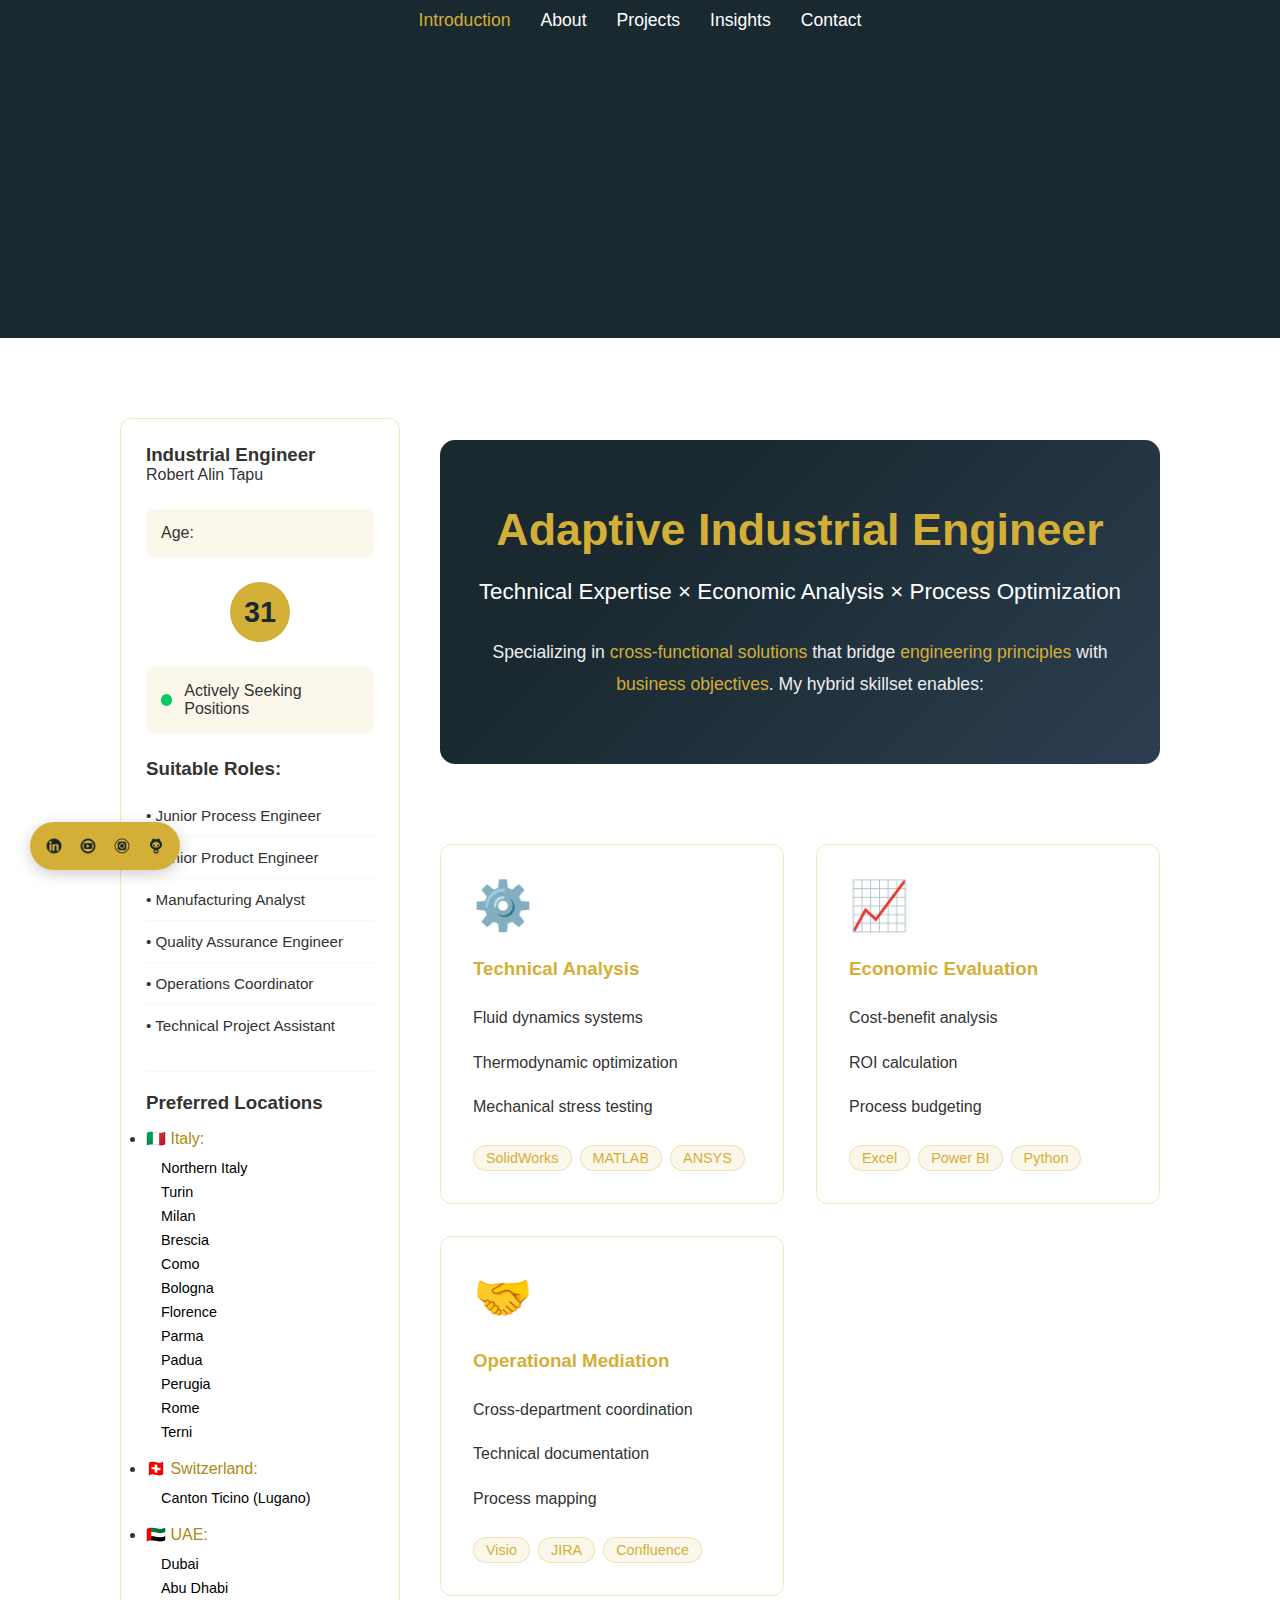
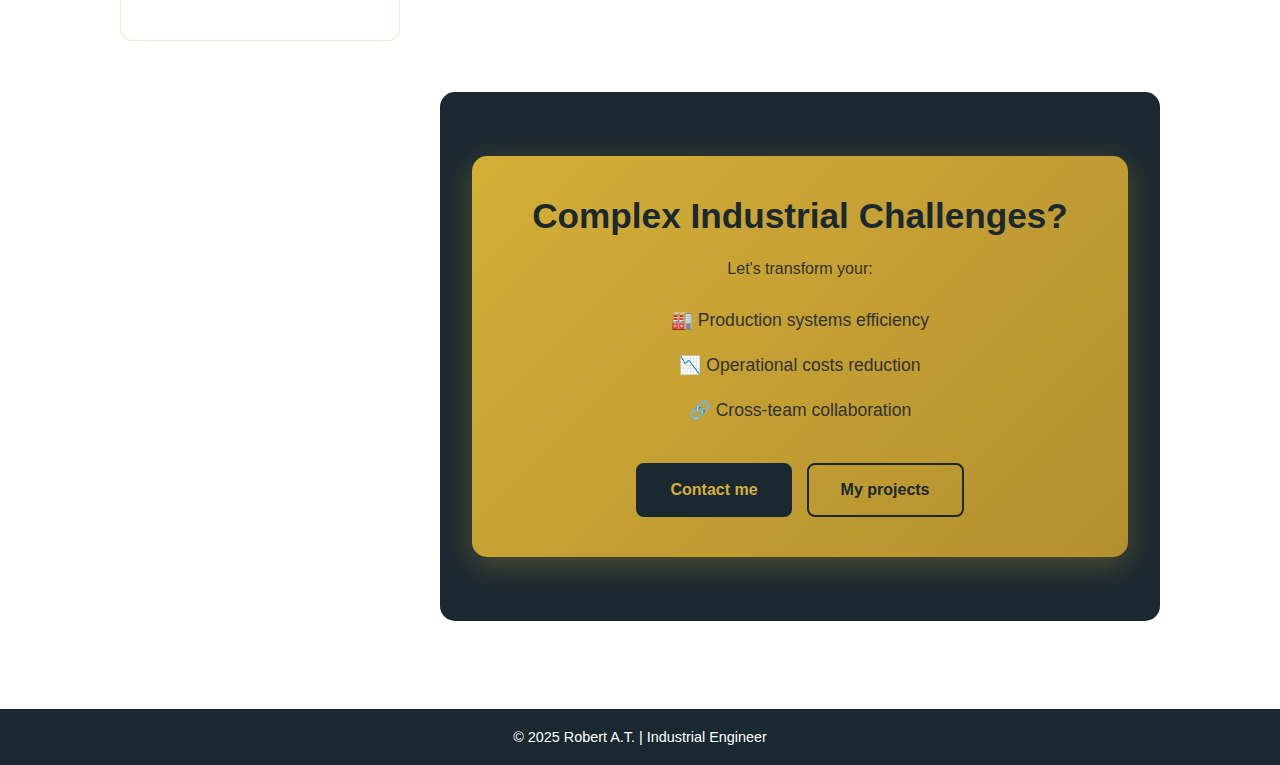
<file: index.html>
<!DOCTYPE html>
<html lang="en">
<head>
  <meta charset="UTF-8">
  <meta name="viewport" content="width=device-width, initial-scale=1">
  <title>Introduction - Robert A.T. | Industrial Engineer</title>
  <link rel="stylesheet" href="css/style.css">
  <link rel="stylesheet" href="css/style_index.css">
</head>
<body>
  <!-- Top Menu -->
  <header class="top-menu">
    <div class="menu-container">
      <nav class="menu">
        <ul>
          <li><a href="index.html" data-banner-title="Introduction" data-banner-desc="Translating engineering principles into operational value" class="active">Introduction</a></li>
          <li><a href="about.html" data-banner-title="About" data-banner-desc="Discover my professional journey">About</a></li>
          <li><a href="projects.html" data-banner-title="Projects" data-banner-desc="Where ideas become industrial solutions">Projects</a></li>
          <li><a href="insights.html" data-banner-title="Insights" data-banner-desc="Related topics, curiosity and more ... ">Insights</a></li>
          <li><a href="contact.html" data-banner-title="Contact" data-banner-desc="Transform your industrial processes together">Contact</a></li>
        </ul>
      </nav>
    </div>
    <div class="header-banner">
      <div class="banner-left">
        <h1 class="banner-title">Introduction</h1>
      </div>
      <div class="banner-right">
        <p class="banner-desc">"Translating engineering principles into operational value"</p>
      </div>
    </div>
  </header>

  <!-- Social Bar -->
  <div class="social-fixed">
    <ul>
      <li><a href="https://www.linkedin.com/in/robert-alin-tapu-a9a7471b1/" target="_blank"><img src="images/icon-linkedin.png" alt="LinkedIn"></a></li>
      <li><a href="YOUR_YOUTUBE_URL" target="_blank"><img src="images/icon-youtube.png" alt="YouTube"></a></li>
      <li><a href="https://www.instagram.com/robert._alin._/" target="_blank"><img src="images/icon-instagram.png" alt="Instagram"></a></li>
      <li><a href="https://github.com/Robert-Alin-tech" target="_blank"><img src="images/icon-github.png" alt="GitHub"></a></li>
    </ul>
  </div>

  <!-- Main Content with Sidebar -->
  <main class="main">
    <div class="profile-container">
      <!-- Left Sidebar -->
      <aside class="profile-sidebar">
        <div class="status-card slide-in-down">
          <h3>Industrial Engineer</h3>
          <span>Robert Alin Tapu</span>
          <div class="availability">
            <span>Age:</span>
          </div>
          <div class="age-bubble">31</div>
          <div class="status-info">
            <div class="availability">
              <div class="status-indicator"></div>
              <span>Actively Seeking Positions</span>
            </div>
            <h3>Suitable Roles:</h3>
            <ul class="role-list">
              <li>• Junior Process Engineer</li>
              <li>• Junior Product Engineer</li>
              <li>• Manufacturing Analyst</li>
              <li>• Quality Assurance Engineer</li>
              <li>• Operations Coordinator</li>
              <li>• Technical Project Assistant</li>
            </ul>
            <!-- Aggiungi questo codice DOPO la lista dei ruoli -->
<div class="locations-section">
  <h3>Preferred Locations</h3>
  <ul class="location-list">
    <li>
      <span class="country">🇮🇹 Italy:</span>
      <ul class="city-list">
        <li>Northern Italy</li>
        <li>Turin</li>
        <li>Milan</li>
        <li>Brescia</li>
        <li>Como</li>
        <li>Bologna</li>
        <li>Florence</li>
        <li>Parma</li>
        <li>Padua</li>
        <li>Perugia</li>
        <li>Rome</li>
        <li>Terni</li>
      </ul>
    </li>
    <li>
      <span class="country">🇨🇭 Switzerland:</span>
      <ul class="city-list">
        <li>Canton Ticino (Lugano)</li>
      </ul>
    </li>
    <li>
      <span class="country">🇦🇪 UAE:</span>
      <ul class="city-list">
        <li>Dubai</li>
        <li>Abu Dhabi</li>
      </ul>
    </li>
  </ul>
</div>
          </div>
        </div>
      </aside>

      <!-- Original Content (Right Column) -->
      <div class="original-content">
        <section class="hero-intro slide-in-down">
          <div class="hero-content">
            <h2>Adaptive Industrial Engineer</h2>
            <p class="tagline">Technical Expertise × Economic Analysis × Process Optimization</p>
            <div class="intro-text">
              <p>Specializing in <span class="highlight">cross-functional solutions</span> that bridge <span class="highlight">engineering principles</span> with <span class="highlight">business objectives</span>. My hybrid skillset enables:</p>
            </div>
          </div>
        </section>

        <section class="interactive-grid">
          <div class="interactive-card slide-in-right" data-delay="0.2s">
            <div class="card-icon">⚙️</div>
            <h3>Technical Analysis</h3>
            <ul class="expertise-list">
              <li>Fluid dynamics systems</li>
              <li>Thermodynamic optimization</li>
              <li>Mechanical stress testing</li>
            </ul>
            <div class="skill-chips">
              <span class="chip">SolidWorks</span>
              <span class="chip">MATLAB</span>
              <span class="chip">ANSYS</span>
            </div>
          </div>

          <div class="interactive-card slide-in-right" data-delay="0.4s">
            <div class="card-icon">📈</div>
            <h3>Economic Evaluation</h3>
            <ul class="expertise-list">
              <li>Cost-benefit analysis</li>
              <li>ROI calculation</li>
              <li>Process budgeting</li>
            </ul>
            <div class="skill-chips">
              <span class="chip">Excel</span>
              <span class="chip">Power BI</span>
              <span class="chip">Python</span>
            </div>
          </div>

          <div class="interactive-card slide-in-right" data-delay="0.6s">
            <div class="card-icon">🤝</div>
            <h3>Operational Mediation</h3>
            <ul class="expertise-list">
              <li>Cross-department coordination</li>
              <li>Technical documentation</li>
              <li>Process mapping</li>
            </ul>
            <div class="skill-chips">
              <span class="chip">Visio</span>
              <span class="chip">JIRA</span>
              <span class="chip">Confluence</span>
            </div>
          </div>
        </section>

        <section class="call-to-action slide-in-up">
          <div class="cta-container golden-bg">
            <h2>Complex Industrial Challenges?</h2>
            <div class="cta-unique-column">
              <p class="cta-lead">Let's transform your:</p>
              <ul class="cta-list-single">
                <li>🏭 Production systems efficiency</li>
                <li>📉 Operational costs reduction</li>
                <li>🔗 Cross-team collaboration</li>
              </ul>
              <div class="cta-button-group">
                <a href="contact.html" class="cta-button">Contact me</a>
                <a href="projects.html" class="cta-button secondary">My projects</a>
              </div>
            </div>
          </div>
        </section>
      </div>
    </div>
  </main>

  <footer class="footer">
    <p>&copy; 2025 Robert A.T. | Industrial Engineer</p>
  </footer>

  <script src="js/main.js"></script>
</body>
</html>
</file>
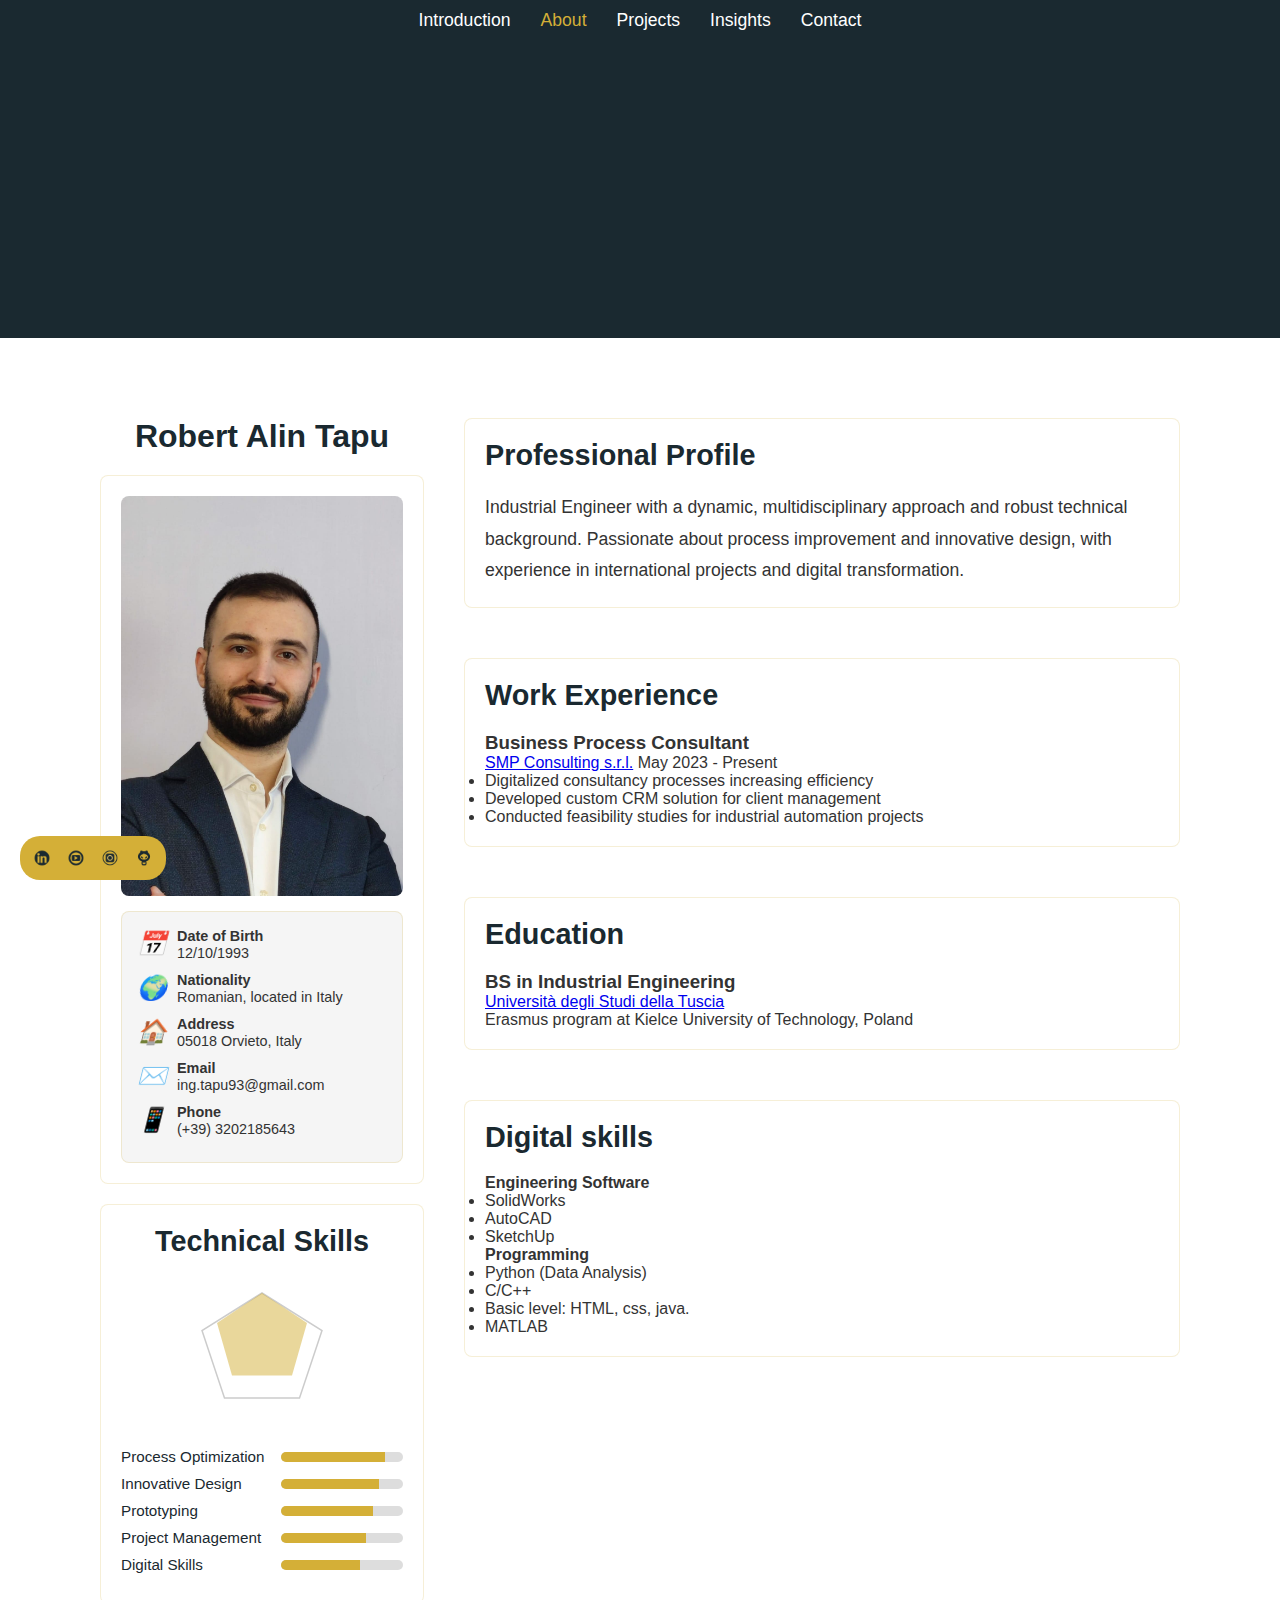
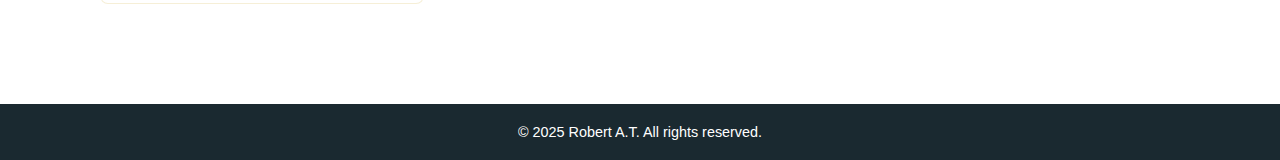
<file: about.html>
<!DOCTYPE html>
<html lang="en">
<head>
  <meta charset="UTF-8">
  <meta name="viewport" content="width=device-width, initial-scale=1">
  <title>About - Robert A.T. | Industrial Engineer</title>
  <link rel="stylesheet" href="css/style.css">
  <link rel="stylesheet" href="css/style_about.css">
</head>
<body>
  <!-- Top Menu with Banner -->
  <header class="top-menu">
    <div class="menu-container">
      <nav class="menu">
        <ul>
          <li><a href="index.html" data-banner-title="Introduction" data-banner-desc="Translating engineering principles into operational value">Introduction</a></li>
          <li><a href="about.html" data-banner-title="About" data-banner-desc="Discover my professional journey" class="active">About</a></li>
          <li><a href="projects.html" data-banner-title="Projects" data-banner-desc="Where ideas become industrial solutions">Projects</a></li>
          <li><a href="insights.html" data-banner-title="Insights" data-banner-desc="Related topics, curiosity and more ... ">Insights</a></li>
          <li><a href="contact.html" data-banner-title="Contact" data-banner-desc="Transform your industrial processes together">Contact</a></li>
        </ul>
      </nav>
    </div>
    <div class="header-banner">
      <div class="banner-left">
        <h1 class="banner-title">About</h1>
      </div>
      <div class="banner-right">
        <p class="banner-desc">"Discover my professional journey"</p>
      </div>
    </div>
  </header>

  <!-- Social Bar -->
  <div class="social-fixed">
    <ul>
      <li><a href="https://www.linkedin.com/in/robert-alin-tapu-a9a7471b1/" target="_blank"><img src="images/icon-linkedin.png" alt="LinkedIn"></a></li>
      <li><a href="YOUR_YOUTUBE_URL" target="_blank"><img src="images/icon-youtube.png" alt="YouTube"></a></li>
      <li><a href="https://www.instagram.com/robert._alin._/" target="_blank"><img src="images/icon-instagram.png" alt="Instagram"></a></li>
      <li><a href="https://github.com/Robert-Alin-tech" target="_blank"><img src="images/icon-github.png" alt="GitHub"></a></li>
    </ul>
  </div>

  <!-- Main Content: About Page -->
  <main class="main about-main">
    <section class="about-container">
      <!-- Left Column: Profile and Contact -->
      <div class="about-left">
        <div class="profile-name slide-in-down">
          <h2>Robert Alin Tapu</h2>
        </div>
        <div class="card slide-in-down">
          <div class="profile-photo">
            <img src="images/sidebar-bg.jpg" alt="Profile Photo">
          </div>
          <div class="contact-card">
            <div class="contact-item">
              <i class="icon">📅</i>
              <div class="contact-info">
                <label>Date of Birth</label>
                <p>12/10/1993</p>
              </div>
            </div>
            <div class="contact-item">
              <i class="icon">🌍</i>
              <div class="contact-info">
                <label>Nationality</label>
                <p>Romanian, located in Italy</p>
              </div>
            </div>
            <div class="contact-item">
              <i class="icon">🏠</i>
              <div class="contact-info">
                <label>Address</label>
                <p>05018 Orvieto, Italy</p>
              </div>
            </div>
            <div class="contact-item">
              <i class="icon">✉️</i>
              <div class="contact-info">
                <label>Email</label>
                <p>ing.tapu93@gmail.com</p>
              </div>
            </div>
            <div class="contact-item">
              <i class="icon">📱</i>
              <div class="contact-info">
                <label>Phone</label>
                <p>(+39) 3202185643</p>
              </div>
            </div>
          </div>
        </div>
        <!-- Skills Section -->
        <div class="card slide-in-down skills-section">
          <h2 class="section-title">Technical Skills</h2>
          <div class="radar-chart">
            <svg viewBox="0 0 100 100">
              <polygon class="pentagon-base" points="50,10 90,35 75,80 25,80 10,35" />
              <polygon class="pentagon-skill" points="50,10 80,30 70,65 30,65 20,30" />
            </svg>
          </div>
          <ul class="skills-bars">
            <li>
              <span class="skill-label">Process Optimization</span>
              <div class="skill-bar"><div class="skill-progress" style="width:85%;"></div></div>
            </li>
            <li>
              <span class="skill-label">Innovative Design</span>
              <div class="skill-bar"><div class="skill-progress" style="width:80%;"></div></div>
            </li>
            <li>
              <span class="skill-label">Prototyping</span>
              <div class="skill-bar"><div class="skill-progress" style="width:75%;"></div></div>
            </li>
            <li>
              <span class="skill-label">Project Management</span>
              <div class="skill-bar"><div class="skill-progress" style="width:70%;"></div></div>
            </li>
            <li>
              <span class="skill-label">Digital Skills</span>
              <div class="skill-bar"><div class="skill-progress" style="width:65%;"></div></div>
            </li>
          </ul>
        </div>
      </div>

      <!-- Right Column: Professional Info -->
      <div class="about-right">
        <div class="card slide-in-down">
          <h2 class="card-title">Professional Profile</h2>
          <p class="card-content">Industrial Engineer with a dynamic, multidisciplinary approach and robust technical background. Passionate about process improvement and innovative design, with experience in international projects and digital transformation.</p>
        </div>
        <div class="card slide-in-down">
          <h2 class="card-title">Work Experience</h2>
          <div class="experience-item">
            <h3>Business Process Consultant</h3>
            <div class="experience-meta">
              <span class="company"><a href="https://www.smpconsulting.com/" target="_blank">SMP Consulting s.r.l.</a></span>
              <span class="date">May 2023 - Present</span>
            </div>
            <ul class="experience-details">
              <li>Digitalized consultancy processes increasing efficiency</li>
              <li>Developed custom CRM solution for client management</li>
              <li>Conducted feasibility studies for industrial automation projects</li>
            </ul>
          </div>
        </div>
        <div class="card slide-in-down">
          <h2 class="card-title">Education</h2>
          <div class="education-item">
            <h3>BS in Industrial Engineering</h3>
            <div class="education-meta">
              <span class="institution"><a href="https://www.unitus.it/corsi/corsi-di-laurea-triennale/ingegneria-industriale/" target="_blank">Università degli Studi della Tuscia</a></span>
            </div>
            <p>Erasmus program at Kielce University of Technology, Poland</p>
          </div>
        </div>
        <div class="card slide-in-down">
          <h2 class="card-title">Digital skills</h2>
          <div class="skills-grid">
            <div class="skill-category">
              <h4>Engineering Software</h4>
              <ul>
                <li>SolidWorks</li>
                <li>AutoCAD</li>
                <li>SketchUp</li>
              </ul>
            </div>
            <div class="skill-category">
              <h4>Programming</h4>
              <ul>
                <li>Python (Data Analysis)</li>
                <li>C/C++</li>
                <li>Basic level: HTML, css, java.</li>
                <li>MATLAB</li>
              </ul>
            </div>
          </div>
        </div>
      </div>
    </section>
  </main>

  <!-- Footer -->
  <footer class="footer">
    <p>&copy; 2025 Robert A.T. All rights reserved.</p>
  </footer>

  <script src="js/main.js"></script>
</body>
</html>
</file>
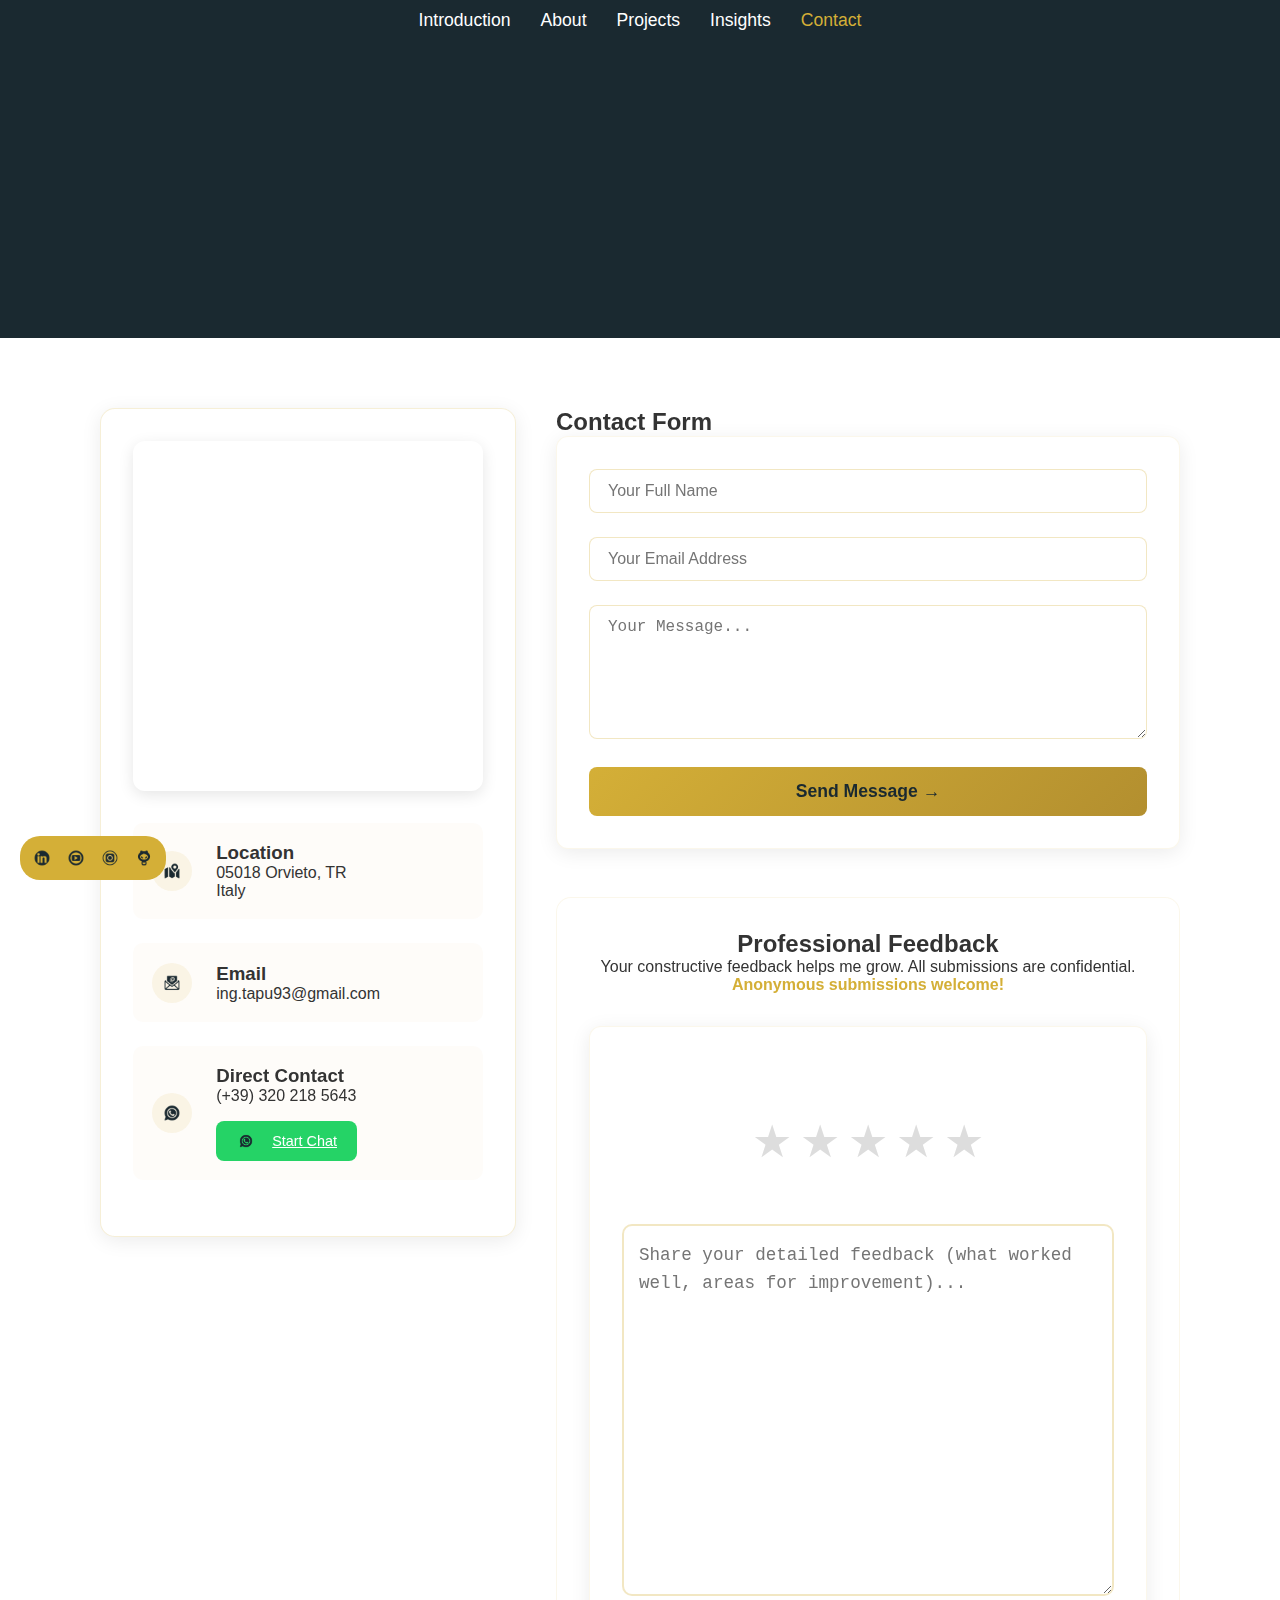
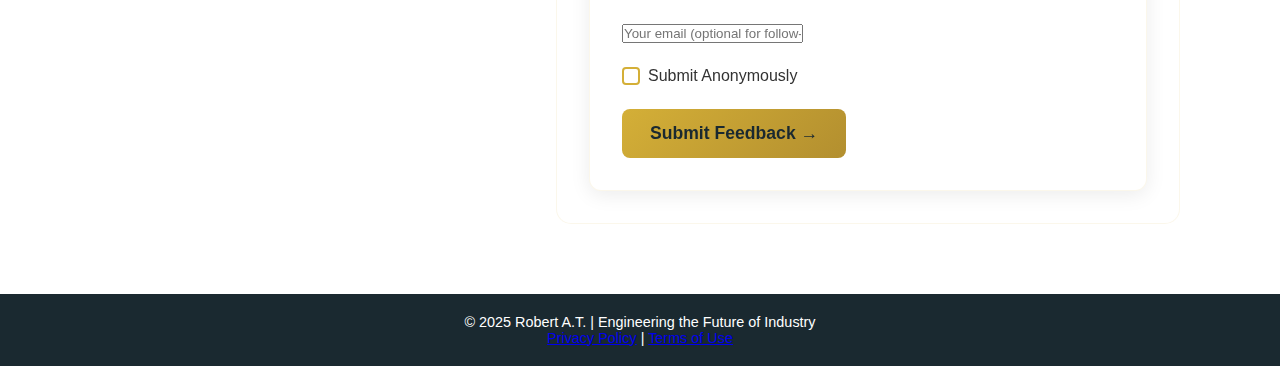
<file: contact.html>
<!DOCTYPE html>
<html lang="it">
<head>
  <meta charset="UTF-8">
  <meta name="viewport" content="width=device-width, initial-scale=1">
  <title>Contact - Robert A.T. | Industrial Engineer</title>
  <link rel="stylesheet" href="css/style.css">
  <link rel="stylesheet" href="css/style_contact.css">
</head>
<body>
  <!-- Top Menu -->
  <header class="top-menu">
    <div class="menu-container">
      <nav class="menu">
        <ul>
          <li><a href="index.html" data-banner-title="Introduction" data-banner-desc="Translating engineering principles into operational value">Introduction</a></li>
          <li><a href="about.html" data-banner-title="About" data-banner-desc="Discover my professional journey">About</a></li>
          <li><a href="projects.html" data-banner-title="Projects" data-banner-desc="Where ideas become industrial solutions">Projects</a></li>
          <li><a href="insights.html" data-banner-title="Insights" data-banner-desc="Related topics, curiosity and more ... " >Insights</a></li>
          <li><a href="contact.html" data-banner-title="Contact" data-banner-desc="Transform your industrial processes together"class="active">Contact</a></li>
        </ul>
      </nav>
    </div>
    <div class="header-banner">
      <div class="banner-left">
        <h1 class="banner-title">Contact</h1>
      </div>
      <div class="banner-right">
        <p class="banner-desc">"Transform your industrial processes together"</p>
      </div>
    </div>
  </header>

  <!-- Social Bar -->
  <div class="social-fixed">
    <ul>
      <li><a href="https://www.linkedin.com/in/robert-alin-tapu-a9a7471b1/" target="_blank"><img src="images/icon-linkedin.png" alt="LinkedIn"></a></li>
      <li><a href="YOUR_YOUTUBE_URL" target="_blank"><img src="images/icon-youtube.png" alt="YouTube"></a></li>
      <li><a href="https://www.instagram.com/robert._alin._/" target="_blank"><img src="images/icon-instagram.png" alt="Instagram"></a></li>
      <li><a href="https://github.com/Robert-Alin-tech" target="_blank"><img src="images/icon-github.png" alt="GitHub"></a></li>
    </ul>
  </div>

  <!-- Main Content -->
  <main class="main contact-main">
    <div class="contact-container">
      <!-- Left Column -->
      <div class="contact-info">
        <div class="contact-card slide-in-down">
          <div class="map-container">
            <iframe 
              src="https://www.google.com/maps/embed?pb=!1m18!1m12!1m3!1d10351.08096629668!2d12.10184450864942!3d42.71897318858476!2m3!1f0!2f0!3f0!3m2!1i1024!2i768!4f13.1!3m3!1m2!1s0x132ecd06ba76106b%3A0x52122993d30fa840!2s05018%20Orvieto%20TR!5e1!3m2!1sit!2sit!4v1742940012131!5m2!1sit!2sit" 
              style="border:0;" 
              allowfullscreen="" 
              loading="lazy" 
              referrerpolicy="no-referrer-when-downgrade">
            </iframe>
          </div>
          
          <div class="contact-details">
            <div class="detail-item">
              <img src="images/icon-location.png" alt="Location" class="detail-icon">
              <div>
                <h3>Location</h3>
                <p>05018 Orvieto, TR<br>Italy</p>
              </div>
            </div>
            
            <div class="detail-item">
              <img src="images/icon-email.png" alt="Email" class="detail-icon">
              <div>
                <h3>Email</h3>
                <p>ing.tapu93@gmail.com</p>
              </div>
            </div>
            
            <div class="detail-item">
              <img src="images/icon-phone.png" alt="Phone" class="detail-icon">
              <div>
                <h3>Direct Contact</h3>
                <p>(+39) 320 218 5643</p>
                <a href="https://wa.me/393202185643" class="whatsapp-btn">
                  <img src="images/icon-whatsapp.png" alt="WhatsApp">
                  Start Chat
                </a>
              </div>
            </div>
          </div>
        </div>
      </div>

      <!-- Right Column -->
      <div class="contact-content">
        <!-- Contact Form Section -->
        <section class="form-section slide-in-right">
          <h2 class="section-title">Contact Form</h2>
          <form class="contact-form" action="https://formspree.io/f/mldjlzdg" method="POST">
            <input type="hidden" name="_subject" value="New Message from Portfolio">
            <div class="form-group">
              <input type="text" name="name" placeholder="Your Full Name" required>
            </div>
            <div class="form-group">
              <input type="email" name="email" placeholder="Your Email Address" required>
            </div>
            <div class="form-group">
              <textarea name="message" rows="6" placeholder="Your Message..." required></textarea>
            </div>
            <button type="submit" class="cta-button">
              Send Message
              <span class="arrow">→</span>
            </button>
          </form>
        </section>

        <!-- Feedback Section Corretta -->
<section class="reviews-section slide-in-right">
  <div class="feedback-header">
    <h2 class="section-title">Professional Feedback</h2>
    <p class="feedback-info">
      Your constructive feedback helps me grow. All submissions are confidential.
      <span class="gold-text">Anonymous submissions welcome!</span>
    </p>
  </div>

  <form class="feedback-form" action="https://formspree.io/f/mldjlzdg" method="POST">
    <input type="hidden" name="_subject" value="Professional Feedback Submission">
    <input type="hidden" name="_replyto" value="feedback@yourdomain.com">
    
    <!-- Rating System -->
    <div class="rating-container">
      <div class="rating-stars">
        <input type="radio" id="star5" name="rating" value="5" required>
        <label for="star5">★</label>
        <input type="radio" id="star4" name="rating" value="4">
        <label for="star4">★</label>
        <input type="radio" id="star3" name="rating" value="3">
        <label for="star3">★</label>
        <input type="radio" id="star2" name="rating" value="2">
        <label for="star2">★</label>
        <input type="radio" id="star1" name="rating" value="1">
        <label for="star1">★</label>
      </div>
    </div>

    <!-- Feedback Textarea -->
    <div class="form-group">
      <textarea name="feedback" rows="12" 
        placeholder="Share your detailed feedback (what worked well, areas for improvement)..."
        class="large-textarea"
        required></textarea>
    </div>

    <!-- Optional Email -->
    <div class="form-group">
      <input type="email" 
             name="email" 
             placeholder="Your email (optional for follow-up)">
    </div>

    <!-- Privacy Options -->
    <div class="privacy-options">
      <label class="privacy-toggle">
        <input type="checkbox" name="anonymous">
        <span class="checkmark"></span>
        <span class="privacy-label">Submit Anonymously</span>
      </label>
    </div>

    <button type="submit" class="cta-button secondary">
      Submit Feedback
      <span class="arrow">→</span>
    </button>
  </form>
</section>
      </div>
    </div>
  </main>

  <!-- Footer -->
  <footer class="footer">
    <div class="footer-content">
      <p>&copy; 2025 Robert A.T. | Engineering the Future of Industry</p>
      <div class="footer-links">
        <a href="privacy.html">Privacy Policy</a>
        <span>|</span>
        <a href="terms.html">Terms of Use</a>
      </div>
    </div>
  </footer>

  <script src="js/main.js"></script>
</body>
</html>
</file>
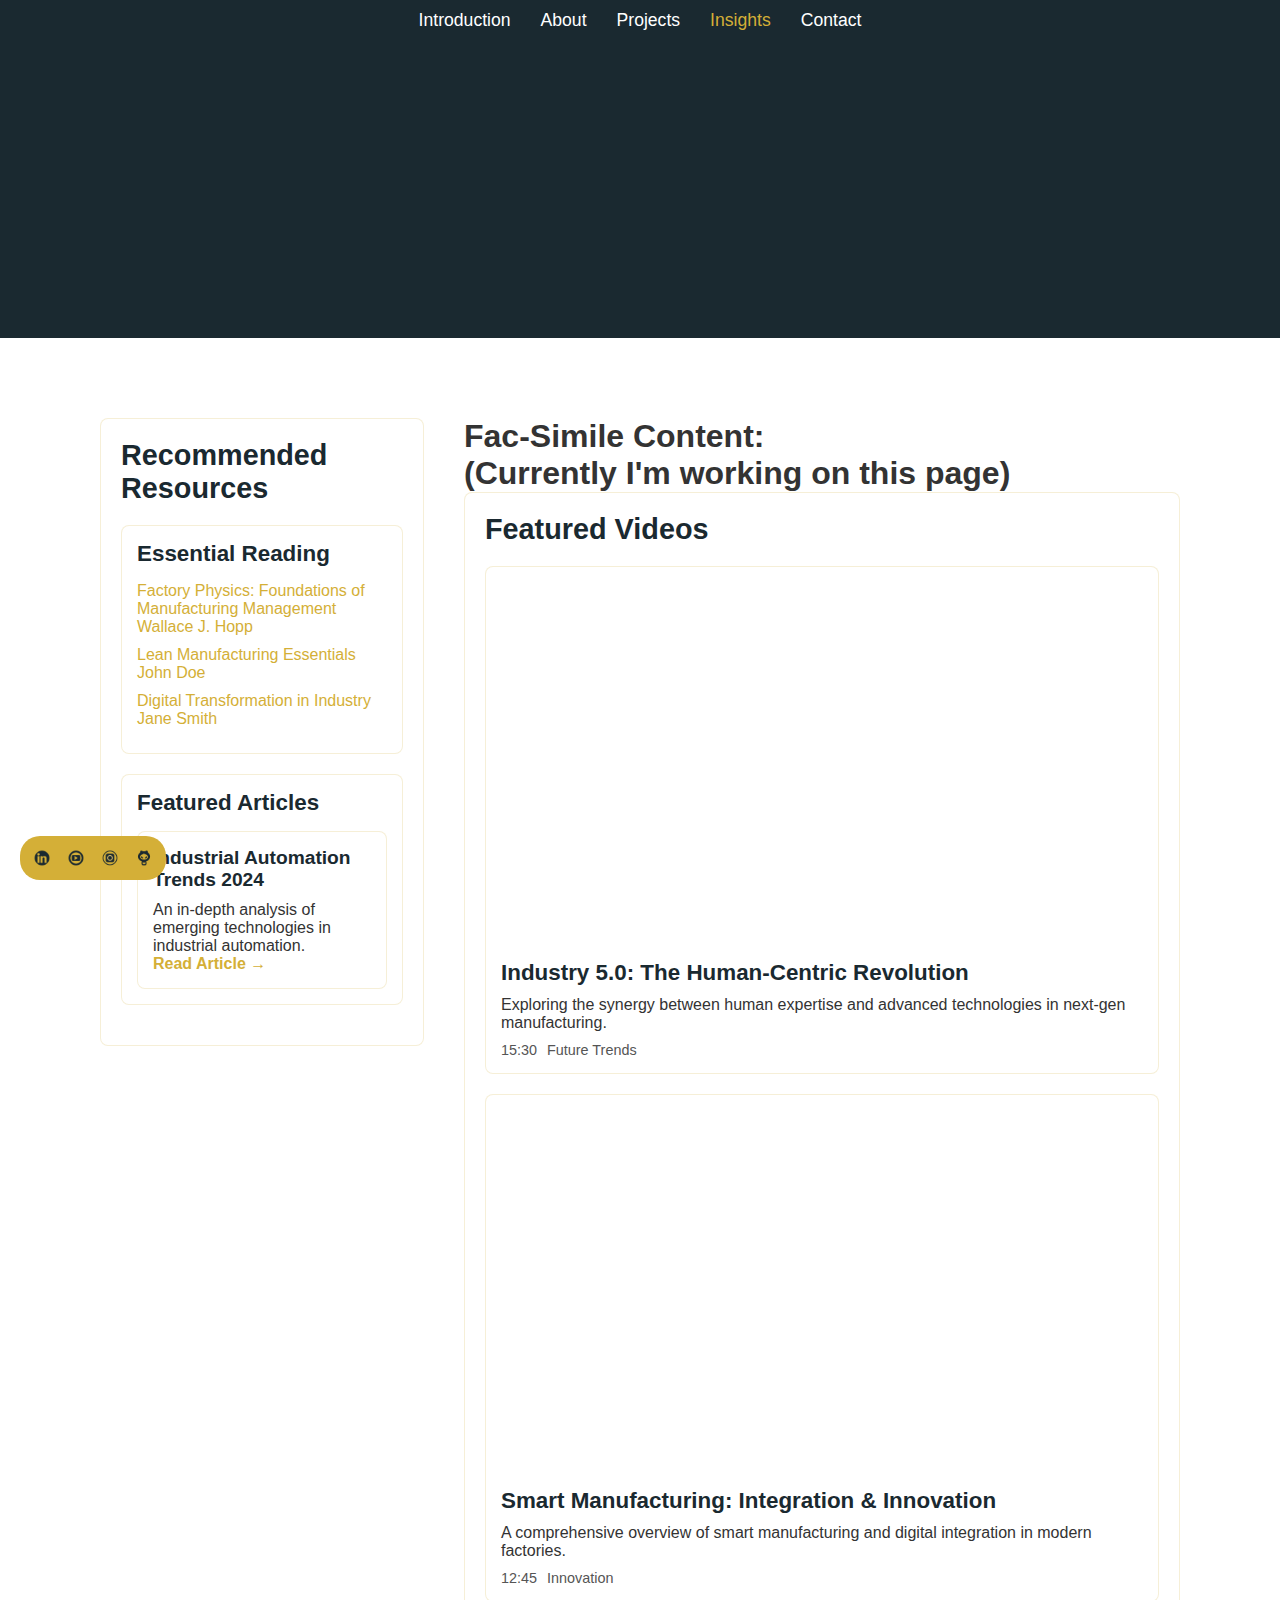
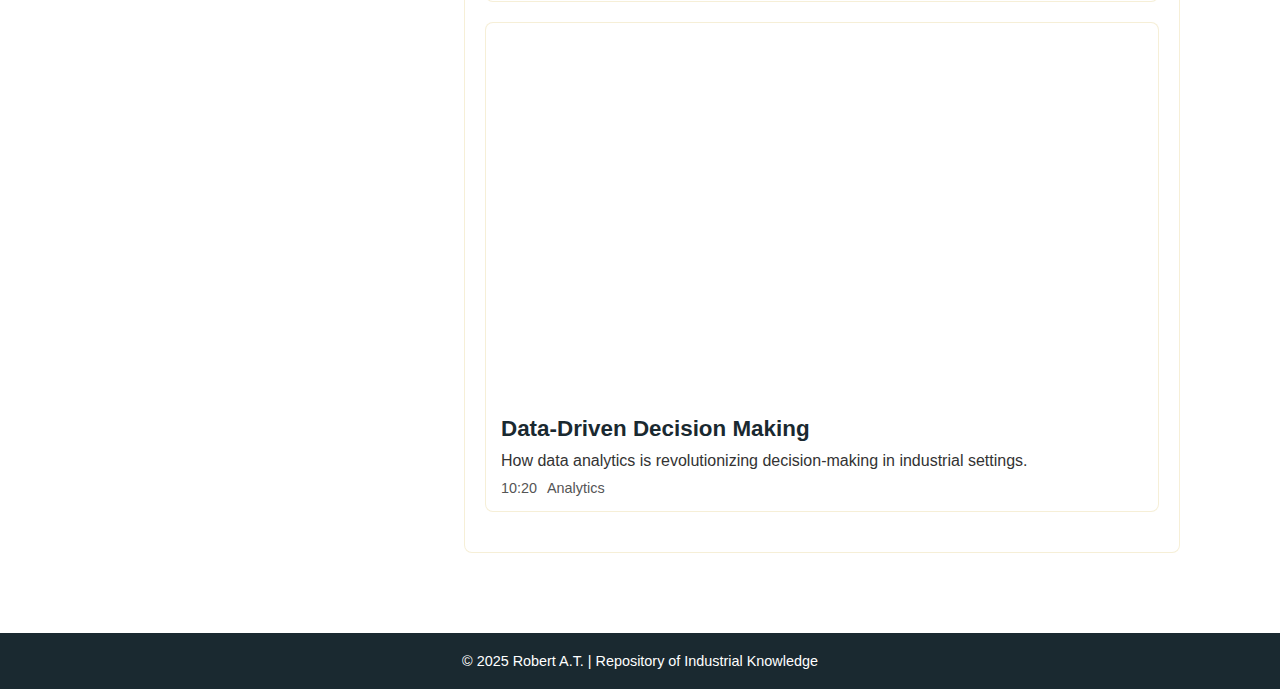
<file: insights.html>
<!DOCTYPE html>
<html lang="it">
<head>
  <meta charset="UTF-8">
  <meta name="viewport" content="width=device-width, initial-scale=1">
  <title>Insights - Robert A.T. | Industrial Intelligence Hub</title>
  <link rel="stylesheet" href="css/style.css">
  <link rel="stylesheet" href="css/style_insights.css">
</head>
<body>
  <!-- Header -->
  <header class="top-menu">
    <div class="menu-container">
      <nav class="menu">
        <ul>
          <li><a href="index.html" data-banner-title="Introduction" data-banner-desc="Translating engineering principles into operational value">Introduction</a></li>
          <li><a href="about.html" data-banner-title="About" data-banner-desc="Discover my professional journey">About</a></li>
          <li><a href="projects.html" data-banner-title="Projects" data-banner-desc="Where ideas become industrial solutions">Projects</a></li>
          <li><a href="insights.html" data-banner-title="Insights" data-banner-desc="Related topics, curiosity and more ... " class="active">Insights</a></li>
          <li><a href="contact.html" data-banner-title="Contact" data-banner-desc="Transform your industrial processes together">Contact</a></li>
        </ul>
      </nav>
    </div>
    <div class="header-banner">
      <div class="banner-left">
        <h1 class="banner-title">Insights</h1>
      </div>
      <div class="banner-right">
        <p class="banner-desc">Related topics, curiosity and more ... "</p>
      </div>
    </div>
  </header>

  <!-- Social Bar -->
  <div class="social-fixed">
    <ul>
      <li><a href="https://www.linkedin.com/in/robert-alin-tapu-a9a7471b1/" target="_blank"><img src="images/icon-linkedin.png" alt="LinkedIn"></a></li>
      <li><a href="YOUR_YOUTUBE_URL" target="_blank"><img src="images/icon-youtube.png" alt="YouTube"></a></li>
      <li><a href="https://www.instagram.com/robert._alin._/" target="_blank"><img src="images/icon-instagram.png" alt="Instagram"></a></li>
      <li><a href="https://github.com/Robert-Alin-tech" target="_blank"><img src="images/icon-github.png" alt="GitHub"></a></li>
    </ul>
  </div>

  <!-- Main Content: Insights Page -->
  <main class="main insights-main">
    <section class="insights-container">
      <!-- Left Column: Recommended Resources (narrower) -->
      <div class="insights-left">
        <section class="knowledge-section slide-in-down">
          <h2 class="section-title">Recommended Resources</h2>
          <div class="knowledge-card">
            <div class="card-header">
              <h3>Essential Reading</h3>
            </div>
            <ul class="resource-list">
              <li>
                <a href="https://www.amazon.com/Factory-Physics-Foundations-Management-Engineering/dp/1577667395" target="_blank">
                  Factory Physics: Foundations of Manufacturing Management
                  <span class="author">Wallace J. Hopp</span>
                </a>
              </li>
              <li>
                <a href="https://www.example.com/resource2" target="_blank">
                  Lean Manufacturing Essentials
                  <span class="author">John Doe</span>
                </a>
              </li>
              <li>
                <a href="https://www.example.com/resource3" target="_blank">
                  Digital Transformation in Industry
                  <span class="author">Jane Smith</span>
                </a>
              </li>
            </ul>
          </div>
          <div class="knowledge-card">
            <div class="card-header">
              <h3>Featured Articles</h3>
            </div>
            <div class="article-card">
              <h4>Industrial Automation Trends 2024</h4>
              <p>An in-depth analysis of emerging technologies in industrial automation.</p>
              <a href="#" class="cta-link">Read Article →</a>
            </div>
          </div>
        </section>
      </div>

      <!-- Right Column: Videos (wider) -->
      <div class="insights-right">
        <h1>Fac-Simile Content:</h1>
        <h1>(Currently I'm working on this page)</h1>
        <section class="video-section slide-in-up">
          <h2 class="section-title">Featured Videos</h2>
          <!-- Video Card 1 -->
          <div class="video-card">
            <div class="video-wrapper">
              <iframe src="https://www.youtube.com/embed/sGI2FFm_8tw" frameborder="0" allowfullscreen></iframe>
            </div>
            <div class="video-info">
              <h3>Industry 5.0: The Human-Centric Revolution</h3>
              <p class="video-desc">Exploring the synergy between human expertise and advanced technologies in next-gen manufacturing.</p>
              <div class="video-meta">
                <span class="duration">15:30</span>
                <span class="category">Future Trends</span>
              </div>
            </div>
          </div>
          <!-- Video Card 2 -->
          <div class="video-card">
            <div class="video-wrapper">
              <iframe src="https://www.youtube.com/embed/VIDEO_ID_2" frameborder="0" allowfullscreen></iframe>
            </div>
            <div class="video-info">
              <h3>Smart Manufacturing: Integration & Innovation</h3>
              <p class="video-desc">A comprehensive overview of smart manufacturing and digital integration in modern factories.</p>
              <div class="video-meta">
                <span class="duration">12:45</span>
                <span class="category">Innovation</span>
              </div>
            </div>
          </div>
          <!-- Video Card 3 -->
          <div class="video-card">
            <div class="video-wrapper">
              <iframe src="https://www.youtube.com/embed/VIDEO_ID_3" frameborder="0" allowfullscreen></iframe>
            </div>
            <div class="video-info">
              <h3>Data-Driven Decision Making</h3>
              <p class="video-desc">How data analytics is revolutionizing decision-making in industrial settings.</p>
              <div class="video-meta">
                <span class="duration">10:20</span>
                <span class="category">Analytics</span>
              </div>
            </div>
          </div>
        </section>
      </div>
    </section>
  </main>

  <!-- Footer -->
  <footer class="footer">
    <p>&copy; 2025 Robert A.T. | Repository of Industrial Knowledge</p>
  </footer>

  <script src="js/main.js"></script>
</body>
</html>
</file>
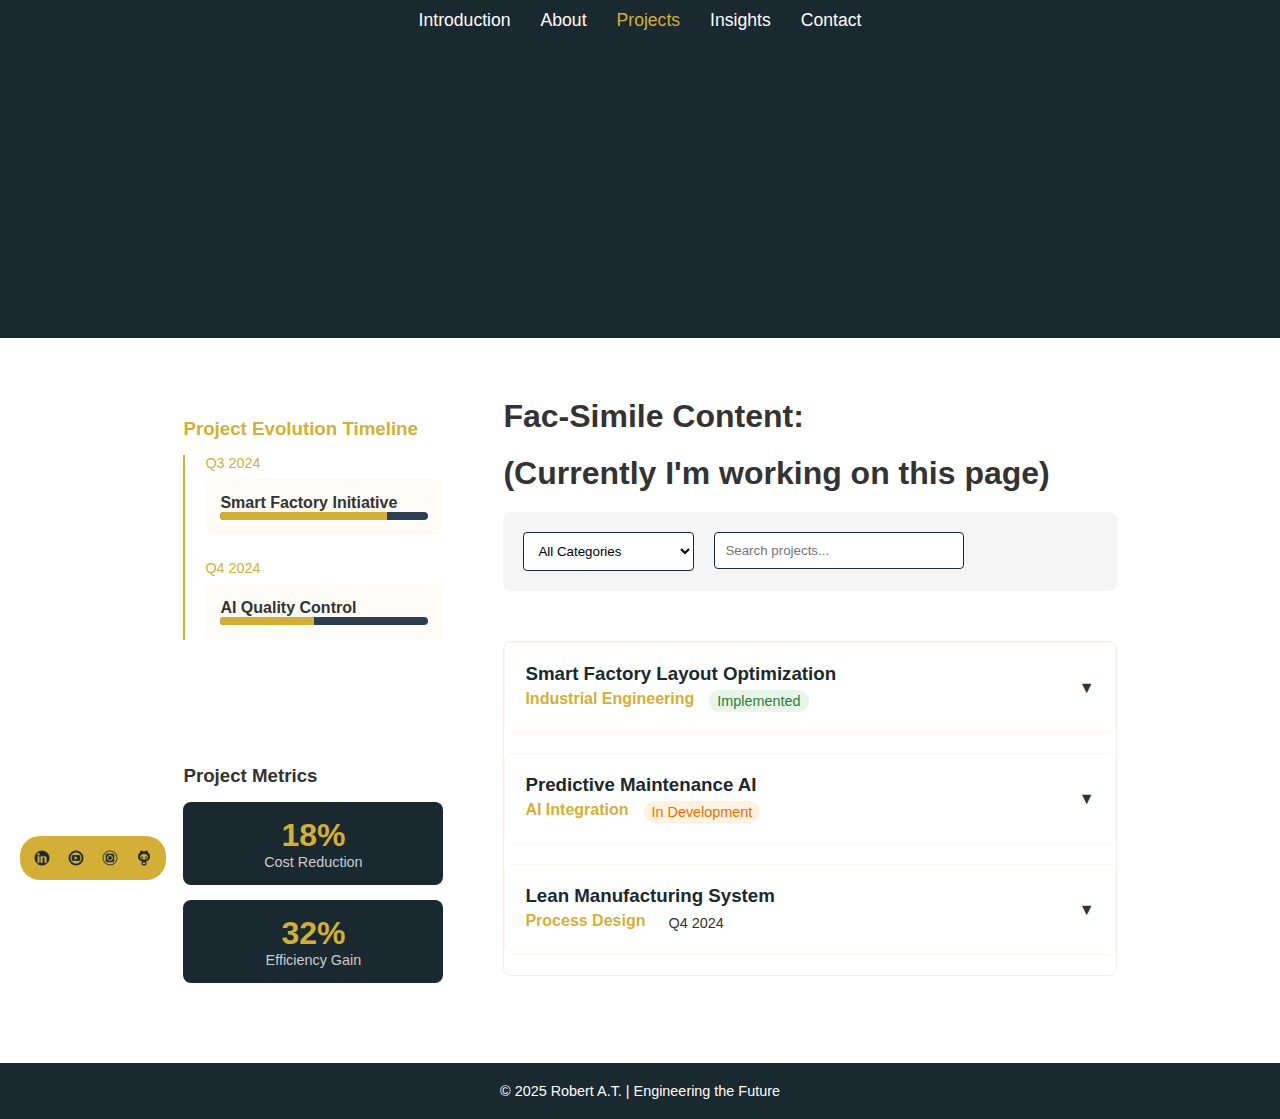
<file: projects.html>
<!DOCTYPE html>
<html lang="en">
<head>
  <meta charset="UTF-8">
  <meta name="viewport" content="width=device-width, initial-scale=1">
  <title>Projects - Robert A.T. | Industrial Engineer</title>
  <link rel="stylesheet" href="css/style.css">
  <link rel="stylesheet" href="css/style_projects.css">
</head>
<body>
  <!-- Top Menu with Banner -->
  <header class="top-menu">
    <div class="menu-container">
      <nav class="menu">
        <ul>
          <li><a href="index.html" data-banner-title="Introduction" data-banner-desc="Translating engineering principles into operational value">Introduction</a></li>
          <li><a href="about.html" data-banner-title="About" data-banner-desc="Discover my professional journey">About</a></li>
          <li><a href="projects.html" data-banner-title="Projects" data-banner-desc="Where ideas become industrial solutions" class="active">Projects</a></li>
          <li><a href="insights.html" data-banner-title="Insights" data-banner-desc="Related topics, curiosity and more ... ">Insights</a></li>
          <li><a href="contact.html" data-banner-title="Contact" data-banner-desc="Transform your industrial processes together">Contact</a></li>
        </ul>
      </nav>
    </div>
    <div class="header-banner">
      <div class="banner-left">
        <h1 class="banner-title">Projects</h1>
      </div>
      <div class="banner-right">
        <p class="banner-desc">"Where ideas become industrial solutions"</p>
      </div>
    </div>
  </header>

  <!-- Social Bar -->
  <div class="social-fixed">
    <ul>
      <li><a href="https://www.linkedin.com/in/robert-alin-tapu-a9a7471b1/" target="_blank"><img src="images/icon-linkedin.png" alt="LinkedIn"></a></li>
      <li><a href="YOUR_YOUTUBE_URL" target="_blank"><img src="images/icon-youtube.png" alt="YouTube"></a></li>
      <li><a href="https://www.instagram.com/robert._alin._/" target="_blank"><img src="images/icon-instagram.png" alt="Instagram"></a></li>
      <li><a href="https://github.com/Robert-Alin-tech" target="_blank"><img src="images/icon-github.png" alt="GitHub"></a></li>
    </ul>
  </div>

  <!-- Main Content -->
  <main class="main">
    <div class="projects-container">
      <!-- Left Column: Innovation Board & Project Stats -->
      <div class="projects-left slide-in-down">
        <div class="innovation-board">
          <h3>Project Evolution Timeline</h3>
          <div class="timeline">
            <div class="timeline-item">
              <div class="timeline-date">Q3 2024</div>
              <div class="timeline-content">
                <h4>Smart Factory Initiative</h4>
                <div class="progress-bar">
                  <div class="progress" style="width: 80%;"></div>
                </div>
              </div>
            </div>
            <div class="timeline-item">
              <div class="timeline-date">Q4 2024</div>
              <div class="timeline-content">
                <h4>AI Quality Control</h4>
                <div class="progress-bar">
                  <div class="progress" style="width: 45%;"></div>
                </div>
              </div>
            </div>
          </div>
        </div>

        <div class="project-stats slide-in-down">
          <h3>Project Metrics</h3>
          <div class="stat-item">
            <div class="stat-value">18%</div>
            <div class="stat-label">Cost Reduction</div>
          </div>
          <div class="stat-item">
            <div class="stat-value">32%</div>
            <div class="stat-label">Efficiency Gain</div>
          </div>
        </div>
      </div>

      <!-- Right Column: Controls & Projects List -->
      <div class="projects-right">
        <h1>Fac-Simile Content:</h1>
        <h1>(Currently I'm working on this page)</h1>
        <div class="projects-controls slide-in-right">
          <div class="filter-select">
            <select id="project-filter">
              <option value="all">All Categories</option>
              <option value="engineering">Industrial Engineering</option>
              <option value="ai-integration">AI Integration</option>
              <option value="process-design">Process Design</option>
            </select>
          </div>
          <div class="search-box">
            <input type="text" id="project-search" placeholder="Search projects...">
          </div>
        </div>

        <div class="projects-list">
          <!-- Project Item 1 -->
          <div class="project-item engineering" data-status="completed">
            <div class="project-summary">
              <div class="project-meta">
                <h3>Smart Factory Layout Optimization</h3>
                <div class="project-info">
                  <span class="category">Industrial Engineering</span>
                  <span class="status completed">Implemented</span>
                </div>
              </div>
              <div class="expand-icon">▼</div>
            </div>
            <div class="project-expanded">
              <div class="expanded-content">
                <section class="project-section abstract">
                  <h4>Abstract</h4>
                  <p>Redesigned manufacturing floor layout resulting in 22% workflow improvement...</p>
                </section>
                <section class="project-section objectives">
                  <h4>Key Achievements</h4>
                  <ul>
                    <li>Reduced material handling time by 35%</li>
                    <li>Implemented digital twin simulation</li>
                  </ul>
                </section>
                <a href="projects/smart-factory.html" class="cta-button">Full Case Study</a>
              </div>
            </div>
          </div>

          <!-- Project Item 2 -->
          <div class="project-item ai-integration" data-status="in-progress">
            <div class="project-summary">
              <div class="project-meta">
                <h3>Predictive Maintenance AI</h3>
                <div class="project-info">
                  <span class="category">AI Integration</span>
                  <span class="status in-progress">In Development</span>
                </div>
              </div>
              <div class="expand-icon">▼</div>
            </div>
            <div class="project-expanded">
              <div class="expanded-content">
                <section class="project-section abstract">
                  <h4>Abstract</h4>
                  <p>Machine learning model predicting equipment failures with 89% accuracy...</p>
                </section>
                <section class="project-section objectives">
                  <h4>Technical Stack</h4>
                  <ul>
                    <li>Python TensorFlow</li>
                    <li>IoT Sensor Integration</li>
                  </ul>
                </section>
                <a href="projects/predictive-maintenance.html" class="cta-button">Technical Details</a>
              </div>
            </div>
          </div>

          <!-- Project Item 3 -->
          <div class="project-item process-design" data-status="planned">
            <div class="project-summary">
              <div class="project-meta">
                <h3>Lean Manufacturing System</h3>
                <div class="project-info">
                  <span class="category">Process Design</span>
                  <span class="status planned">Q4 2024</span>
                </div>
              </div>
              <div class="expand-icon">▼</div>
            </div>
            <div class="project-expanded">
              <div class="expanded-content">
                <section class="project-section abstract">
                  <h4>Abstract</h4>
                  <p>End-to-end lean transformation roadmap for automotive supplier...</p>
                </section>
                <section class="project-section objectives">
                  <h4>Methodology</h4>
                  <ul>
                    <li>Value Stream Mapping</li>
                    <li>Kanban System Design</li>
                  </ul>
                </section>
                <a href="projects/lean-system.html" class="cta-button">Implementation Plan</a>
              </div>
            </div>
          </div>
        </div>
      </div>
    </div>
  </main>

  <!-- Footer -->
  <footer class="footer">
    <p>&copy; 2025 Robert A.T. | Engineering the Future</p>
  </footer>

  <script>
  document.addEventListener('DOMContentLoaded', function() {
    // Search functionality
    const searchInput = document.getElementById('project-search');
    searchInput.addEventListener('input', function() {
      const searchTerm = this.value.toLowerCase();
      document.querySelectorAll('.project-item').forEach(project => {
        const title = project.querySelector('h3').textContent.toLowerCase();
        project.style.display = title.includes(searchTerm) ? 'block' : 'none';
      });
    });

    // Filter functionality
    document.getElementById('project-filter').addEventListener('change', function() {
      const filter = this.value;
      document.querySelectorAll('.project-item').forEach(project => {
        const category = project.classList.contains(filter);
        project.style.display = (filter === 'all' || category) ? 'block' : 'none';
      });
    });

    // Expansion functionality
    document.querySelectorAll('.project-summary').forEach(item => {
      item.addEventListener('click', () => {
        const parent = item.closest('.project-item');
        parent.classList.toggle('active');
        parent.querySelector('.expand-icon').textContent =
          parent.classList.contains('active') ? '▲' : '▼';
      });
    });
  });
  </script>
</body>
</html>
</file>
<file: css/style_index.css>
/* Homepage Specific Styles */
.hero-intro {
  text-align: center;
  padding: 4rem 2rem;
  background: linear-gradient(135deg, #1A2930 30%, #2C3E50 100%);
  border-radius: 15px;
  margin: 2rem auto;
  max-width: 1200px;
}
.hero-content h2 {
  font-size: 2.8rem;
  color: #D4AF37;
  margin-bottom: 1.5rem;
}
.tagline {
  font-size: 1.4rem;
  color: #fff;
  margin-bottom: 2rem;
}
.intro-text {
  max-width: 800px;
  margin: 0 auto;
  font-size: 1.1rem;
  line-height: 1.8;
  color: #eee;
}
.highlight {
  color: #D4AF37;
  font-weight: 500;
}
.interactive-grid {
  display: grid;
  grid-template-columns: repeat(auto-fit, minmax(300px, 1fr));
  gap: 2rem;
  padding: 3rem 0;
}
.interactive-card {
  background: rgba(255, 255, 255, 0.05);
  padding: 2rem;
  border-radius: 12px;
  border: 1px solid rgba(212, 175, 55, 0.3);
  transition: all 0.4s ease;
  min-height: 350px;
  display: flex;
  flex-direction: column;
}
.interactive-card:hover {
  transform: translateY(-10px);
  background: rgba(212, 175, 55, 0.05);
  border-color: #D4AF37;
}
.card-icon {
  font-size: 3rem;
  margin-bottom: 1.5rem;
}
.interactive-card h3 {
  color: #D4AF37;
  margin-bottom: 1rem;
}
.expertise-list {
  list-style: none;
  padding-left: 0;
  flex-grow: 1;
}
.expertise-list li {
  padding: 0.8rem 0;
  border-bottom: 1px solid rgba(255, 255, 255, 0.1);
}
.expertise-list li:last-child {
  border-bottom: none;
}
.card-cta {
  color: #D4AF37;
  text-decoration: none;
  font-weight: bold;
  margin-top: auto;
  display: inline-block;
  padding: 0.8rem 0;
  transition: all 0.3s ease;
}
.card-cta:hover {
  letter-spacing: 1px;
}
.call-to-action {
  text-align: center;
  padding: 4rem 2rem;
  background: #1A2930;
  border-radius: 15px;
  margin: 3rem auto;
}
.cta-buttons {
  display: flex;
  gap: 1.5rem;
  justify-content: center;
  margin-top: 2rem;
}
.cta-button {
  background: #D4AF37;
  color: #1A2930;
  padding: 1rem 2rem;
  border-radius: 8px;
  text-decoration: none;
  font-weight: bold;
  transition: all 0.3s ease;
}
.cta-button.secondary {
  background: transparent;
  border: 2px solid #D4AF37;
  color: #D4AF37;
}
.cta-button:hover {
  transform: scale(1.05);
  box-shadow: 0 4px 15px rgba(212, 175, 55, 0.3);
}

/* SKILL CHIPS */
.skill-chips {
  display: flex;
  flex-wrap: wrap;
  gap: 8px;
  margin-top: 1rem;
}

.chip {
  background: rgba(212, 175, 55, 0.1);
  color: #D4AF37;
  padding: 4px 12px;
  border-radius: 20px;
  font-size: 0.9rem;
  border: 1px solid rgba(212, 175, 55, 0.3);
}

/* VALUE SECTION */
.value-section {
  text-align: center;
  padding: 4rem 2rem;
}

.value-grid {
  display: grid;
  grid-template-columns: repeat(auto-fit, minmax(250px, 1fr));
  gap: 2rem;
  margin-top: 2rem;
}

.value-card {
  background: rgba(255, 255, 255, 0.05);
  padding: 2rem;
  border-radius: 12px;
  transition: transform 0.3s ease;
}

.value-card:hover {
  transform: translateY(-5px);
}

.value-icon {
  font-size: 2.5rem;
  margin-bottom: 1rem;
}

/* SCENARI LIST */
.scenario-list {
  max-width: 800px;
  margin: 2rem auto;
}

.scenario-item {
  background: rgba(255, 255, 255, 0.03);
  padding: 1.5rem;
  margin: 1rem 0;
  border-left: 4px solid #D4AF37;
  border-radius: 8px;
  text-align: left;
}
/* Enhanced Scenario Section */
.scenario-container {
  background: linear-gradient(135deg, #1A2930 30%, #2C3E50 100%);
  padding: 3rem 2rem;
  border-radius: 15px;
  margin: 2rem auto;
  max-width: 1200px;
}

.scenario-list {
  max-width: 800px;
  margin: 2rem auto;
}

.scenario-item {
  background: rgba(212, 175, 55, 0.1);
  padding: 1.5rem;
  margin: 1.5rem 0;
  border-left: 4px solid #D4AF37;
  border-radius: 8px;
  transition: transform 0.3s ease;
}

.scenario-item:hover {
  transform: translateX(10px);
  background: rgba(212, 175, 55, 0.15);
}

.scenario-item p {
  color: #fff;
  margin: 0;
  font-size: 1.1rem;
}

.scenario-item strong {
  color: #D4AF37;
}

/* Value Cards Hover Effect */
.value-card:hover {
  background: rgba(212, 175, 55, 0.05);
  border: 1px solid rgba(212, 175, 55, 0.3);
}

/* Social Bar Consistency */
.social-fixed {
  bottom: 30px;
  left: 30px;
  padding: 12px;
  border-radius: 25px;
  box-shadow: 0 4px 15px rgba(0,0,0,0.2);
}

.social-fixed img {
  filter: brightness(0.9);
  transition: all 0.3s ease;
}

.social-fixed a:hover img {
  filter: brightness(1.2);
  transform: rotate(10deg);
}
/* Animazioni Personalizzate */
@keyframes glow-pulse {
  0% { opacity: 0.4; }
  50% { opacity: 0.8; }
  100% { opacity: 0.4; }
}

.animate-glow {
  animation: glow-pulse 2s ease-in-out infinite;
}

/* Stile Colonne */
.dual-column {
  display: grid;
  grid-template-columns: 1fr 1fr;
  gap: 2rem;
  margin-top: 1.5rem;
}

.gold-heading {
  color: #D4AF37;
  border-bottom: 2px solid rgba(212, 175, 55, 0.3);
  padding-bottom: 0.5rem;
  margin-bottom: 1rem;
}

/* Scenario Grid */
.scenario-grid {
  display: grid;
  grid-template-columns: repeat(auto-fit, minmax(250px, 1fr));
  gap: 1.5rem;
  margin-top: 2rem;
}

.scenario-item {
  background: rgba(255, 255, 255, 0.03);
  padding: 1.5rem;
  border-radius: 8px;
  border: 1px solid rgba(212, 175, 55, 0.2);
  transition: all 0.3s ease;
}

.scenario-item:hover {
  transform: translateY(-5px);
  box-shadow: 0 4px 15px rgba(212, 175, 55, 0.1);
}

.scenario-icon {
  font-size: 2rem;
  margin-bottom: 1rem;
}

/* Legenda Radar */
.skill-legend {
  margin-top: 1.5rem;
}

.legend-item {
  display: flex;
  align-items: center;
  gap: 0.5rem;
  margin-bottom: 0.8rem;
}

.legend-color {
  width: 15px;
  height: 15px;
  border-radius: 3px;
}

.legend-color.tech {
  background: rgba(212, 175, 55, 0.6);
}

.legend-color.econ {
  background: rgba(255, 255, 255, 0.6);
}

/* Liste Specializzate */
.tech-list li::before {
  content: '⚙️';
  margin-right: 0.5rem;
}

.econ-list li::before {
  content: '📊';
  margin-right: 0.5rem;
}
/* Enhanced CTA Section */
.golden-bg {
  background: linear-gradient(135deg, #D4AF37 0%, #B38F2F 100%);
  border-radius: 15px;
  padding: 2.5rem;
  box-shadow: 0 8px 30px rgba(212, 175, 55, 0.3);
}

.cta-container h2 {
  color: #1A2930;
  margin-bottom: 1.5rem;
  font-size: 2.2rem;
}

.cta-content {
  display: grid;
  grid-template-columns: 1fr 1fr;
  gap: 2rem;
  align-items: center;
}

.cta-list {
  list-style: none;
  padding: 0;
  font-size: 1.1rem;
}

.cta-list li {
  margin: 1rem 0;
  padding: 0.8rem;
  background: rgba(255, 255, 255, 0.15);
  border-radius: 8px;
}

/* CTA Buttons Contrast */
.cta-button {
  background: #1A2930;
  color: #D4AF37 !important;
  border: 2px solid #1A2930;
}

.cta-button.secondary {
  background: transparent;
  color: #1A2930 !important;
  border: 2px solid #1A2930;
}

/* Skill Chips Animation */
.chip {
  transition: all 0.3s ease;
  cursor: default;
}

.chip:hover {
  transform: translateY(-2px);
  box-shadow: 0 3px 10px rgba(212, 175, 55, 0.2);
}

/* Banner Title Animation */
.banner-title {
  position: relative;
  overflow: hidden;
}

.banner-title::after {
  content: '';
  position: absolute;
  bottom: 0;
  left: 0;
  width: 0;
  height: 2px;
  background: #D4AF37;
  transition: width 0.5s ease;
}

.top-menu:hover .banner-title::after {
  width: 100%;
}
/* Layout a due colonne */
.profile-container {
  display: grid;
  grid-template-columns: 280px 1fr;
  gap: 40px;
  max-width: 1200px;
  margin: 0 auto;
  padding: 0 20px;
}

.profile-sidebar {
  position: relative;
  padding-top: 30px;
}

.status-card {
  background: rgba(255, 255, 255, 0.05);
  border: 1px solid rgba(212, 175, 55, 0.3);
  border-radius: 12px;
  padding: 25px;
  position: sticky;
  top: 120px;
}

.age-bubble {
  width: 60px;
  height: 60px;
  background: #D4AF37;
  border-radius: 50%;
  display: flex;
  align-items: center;
  justify-content: center;
  font-size: 1.8rem;
  font-weight: bold;
  color: #1A2930;
  margin: 0 auto 15px;
}

.availability {
  display: flex;
  align-items: center;
  gap: 10px;
  margin: 20px 0;
  padding: 12px;
  background: rgba(212, 175, 55, 0.1);
  border-radius: 8px;
}

.status-indicator {
  width: 12px;
  height: 12px;
  background: #00cc66;
  border-radius: 50%;
  animation: pulse 1.5s infinite;
}

@keyframes pulse {
  0% { box-shadow: 0 0 0 0 rgba(0, 204, 102, 0.4); }
  70% { box-shadow: 0 0 0 10px rgba(0, 204, 102, 0); }
  100% { box-shadow: 0 0 0 0 rgba(0, 204, 102, 0); }
}

.role-list {
  list-style: none;
  padding: 0;
  margin: 0;
}

.role-list li {
  padding: 10px 0;
  border-bottom: 1px solid rgba(212, 175, 55, 0.1);
  font-size: 0.95rem;
}

.role-list li:last-child {
  border-bottom: none;
}

.original-content {
  padding-top: 30px;
}

/* Mantenere responsive */
@media (max-width: 768px) {
  .profile-container {
    grid-template-columns: 1fr;
  }
  
  .profile-sidebar {
    order: 2;
    padding-top: 0;
  }
  
  .status-card {
    position: static;
    margin-bottom: 40px;
  }
}
/* Two-column layout */
.profile-container {
  display: grid;
  grid-template-columns: 280px 1fr;
  gap: 40px;
  max-width: 1200px;
  margin: 0 auto;
  padding: 0 40px;
}

.profile-sidebar {
  position: relative;
  padding-top: 40px;
}

.status-card {
  background: rgba(255, 255, 255, 0.05);
  border: 1px solid rgba(212, 175, 55, 0.3);
  border-radius: 12px;
  padding: 25px;
  position: sticky;
  top: 120px;
}

.age-bubble {
  width: 60px;
  height: 60px;
  background: #D4AF37;
  border-radius: 50%;
  display: flex;
  align-items: center;
  justify-content: center;
  font-size: 1.8rem;
  font-weight: bold;
  color: #1A2930;
  margin: 0 auto 20px;
}

.availability {
  display: flex;
  align-items: center;
  gap: 12px;
  margin: 25px 0;
  padding: 15px;
  background: rgba(212, 175, 55, 0.1);
  border-radius: 8px;
}

.status-indicator {
  width: 12px;
  height: 12px;
  background: #00cc66;
  border-radius: 50%;
  animation: pulse 1.5s infinite;
}

@keyframes pulse {
  0% { box-shadow: 0 0 0 0 rgba(0, 204, 102, 0.4); }
  70% { box-shadow: 0 0 0 10px rgba(0, 204, 102, 0); }
  100% { box-shadow: 0 0 0 0 rgba(0, 204, 102, 0); }
}

.role-list {
  list-style: none;
  padding: 0;
  margin: 15px 0;
}

.role-list li {
  padding: 12px 0;
  border-bottom: 1px solid rgba(212, 175, 55, 0.1);
  font-size: 0.95rem;
}

.role-list li:last-child {
  border-bottom: none;
}

@media (max-width: 768px) {
  .profile-container {
    grid-template-columns: 1fr;
    padding: 0 20px;
  }
  
  .profile-sidebar {
    order: 2;
    padding-top: 0;
  }
  
  .status-card {
    position: static;
    margin-bottom: 40px;
  }
}
/* Aggiungi queste regole CSS */
.locations-section {
  margin-top: 25px;
  padding-top: 20px;
  border-top: 1px solid rgba(212, 175, 55, 0.1);
}

.country {
  display: block;
  font-weight: 500;
  color: #ad8915;
  margin: 15px 0 8px;
}

.city-list {
  list-style: none;
  padding-left: 15px;
  margin: 0 0 15px;
}

.city-list li {
  font-size: 0.9rem;
  padding: 4px 0;
  color: #000000;
}
.cta-unique-column {
  max-width: 600px;
  margin: 0 auto;
  text-align: center;
}

.cta-list-single {
  list-style: none;
  padding: 20px 0;
  margin: 0;
}

.cta-list-single li {
  padding: 12px 0;
  font-size: 1.1rem;
}

.cta-button-group {
  display: flex;
  gap: 15px;
  justify-content: center;
  padding-top: 10px;
}
</file>
<file: css/style_about.css>
/* About Page Specific Styles */
.about-container {
    display: flex;
    gap: 40px;
    padding: 40px 20px;
    flex-wrap: wrap;
  }
  .about-left {
    flex: 1 1 300px;
    max-width: 30%;
  }
  .about-right {
    flex: 2 1 600px;
    display: flex;
    flex-direction: column;
    gap: 30px;
  }
  
  /* Profile Name */
  .profile-name h2 {
    font-size: 2rem;
    color: #1A2930;
    text-align: center;
    margin-bottom: 20px;
  }
  
  /* Use card styling similar to Projects (subtle borders) */
  .card {
    background: #fff;
    border: 1px solid rgba(212, 175, 55, 0.2);
    border-radius: 8px;
    padding: 20px;
    transition: transform 0.3s ease, box-shadow 0.3s ease;
    margin-bottom: 20px;
  }
  .card:hover {
    transform: translateY(-5px);
    box-shadow: 0 4px 15px rgba(212, 175, 55, 0.3);
  }
  .card-title {
    margin-bottom: 20px;
    font-size: 1.8rem;
    color: #1A2930;
  }
  .card-content {
    font-size: 1.1rem;
    line-height: 1.8;
    color: #333;
  }
  
  /* Profile Photo */
  .profile-photo {
    max-height: 400px;
    overflow: hidden;
    border-radius: 8px;
    margin-bottom: 15px;
  }
  .profile-photo img {
    width: 100%;
    height: auto;
    object-fit: cover;
  }
  
  /* Contact Card */
  .contact-card {
    background: #f5f5f5;
    padding: 15px;
    border: 1px solid rgba(212, 175, 55, 0.2);
    border-radius: 8px;
    margin-top: 15px;
  }
  .contact-card .contact-item {
    display: flex;
    align-items: center;
    gap: 10px;
    margin-bottom: 10px;
  }
  .contact-card .contact-item .icon {
    font-size: 1.5rem;
  }
  .contact-card .contact-info label {
    font-weight: bold;
    font-size: 0.9rem;
  }
  .contact-card .contact-info p {
    font-size: 0.9rem;
  }
  
  /* Skills Section */
  .skills-section {
    text-align: center;
    padding: 20px;
    border: 1px solid rgba(212, 175, 55, 0.2);
    border-radius: 8px;
    background: #fff;
    margin-top: 20px;
  }
  .skills-section .section-title {
    font-size: 1.8rem;
    color: #1A2930;
    margin-bottom: 20px;
  }
  /* Radar Chart */
  .radar-chart {
    position: relative;
    width: 150px;
    height: 150px;
    margin: 0 auto 20px;
  }
  .radar-chart svg {
    width: 100%;
    height: 100%;
  }
  .pentagon-base {
    fill: none;
    stroke: #ccc;
    stroke-width: 1;
  }
  .pentagon-skill {
    fill: #D4AF37;
    opacity: 0.5;
  }
  /* Skills Bars */
  .skills-bars {
    list-style: none;
    padding: 0;
    margin: 0;
  }
  .skills-bars li {
    margin: 10px 0;
    display: flex;
    align-items: center;
    gap: 10px;
  }
  .skill-label {
    flex: 0 0 150px;
    text-align: left;
    font-size: 0.95rem;
    color: #1A2930;
  }
  .skill-bar {
    flex: 1;
    background: #ddd;
    border-radius: 5px;
    overflow: hidden;
    height: 10px;
  }
  .skill-progress {
    height: 100%;
    background: #D4AF37;
  }
</file>
<file: css/style_contact.css>
/* CONTACT PAGE STYLES */
.contact-container {
    display: grid;
    grid-template-columns: 1fr 1.5fr;
    gap: 40px;
    max-width: 1200px;
    margin: 0 auto;
    padding: 30px 20px;
  }
  
  .contact-card {
    background: #fff;
    border-radius: 15px;
    padding: 2rem;
    box-shadow: 0 4px 20px rgba(0,0,0,0.08);
    border: 1px solid rgba(212,175,55,0.2);
  }
  
  .map-container {
    height: 350px;
    border-radius: 12px;
    overflow: hidden;
    margin-bottom: 2rem;
    box-shadow: 0 4px 15px rgba(0,0,0,0.1);
  }
  
  .map-container iframe {
    width: 100%;
    height: 100%;
    border: none;
  }
  
  .detail-item {
    display: flex;
    align-items: center;
    gap: 1.5rem;
    padding: 1.2rem;
    margin-bottom: 1.5rem;
    background: rgba(212,175,55,0.03);
    border-radius: 10px;
    transition: transform 0.3s ease;
  }
  
  .detail-item:hover {
    transform: translateY(-3px);
  }
  
  .detail-icon {
    width: 40px;
    height: 40px;
    padding: 8px;
    background: rgba(212,175,55,0.1);
    border-radius: 50%;
  }
  
  .whatsapp-btn {
    display: inline-flex;
    align-items: center;
    gap: 8px;
    padding: 10px 20px;
    background: #25D366;
    color: white!important;
    border-radius: 8px;
    margin-top: 1rem;
    transition: transform 0.3s ease;
    font-size: 0.9rem;
  }
  
  .whatsapp-btn img {
    width: 20px;
    height: 20px;
    margin-right: 8px;
  }
  
  /* Contact Form Styling */
  .contact-form {
    display: flex;
    flex-direction: column;
    gap: 1.5rem;
  }
  
  .contact-form input,
  .contact-form textarea {
    width: 100%;
    padding: 12px 18px;
    border: 1px solid rgba(212,175,55,0.3);
    border-radius: 8px;
    font-size: 1rem;
    transition: all 0.3s ease;
  }
  
  .contact-form input:focus,
  .contact-form textarea:focus {
    border-color: #D4AF37;
    box-shadow: 0 0 0 3px rgba(212,175,55,0.2);
  }
  
  .cta-button {
    background: linear-gradient(135deg, #D4AF37 0%, #B38F2F 100%);
    color: #1A2930!important;
    padding: 14px 28px;
    border: none;
    border-radius: 8px;
    font-weight: 600;
    font-size: 1.1rem;
    cursor: pointer;
    transition: all 0.3s ease;
  }
  
  .cta-button:hover {
    transform: translateY(-2px);
    box-shadow: 0 4px 15px rgba(212,175,55,0.3);
  }
  
  /* Feedback Section */
  .reviews-section {
    margin-top: 3rem;
    padding: 2rem;
    background: rgba(255,255,255,0.98);
    border-radius: 15px;
    border: 1px solid rgba(212,175,55,0.1);
  }
  
  .feedback-header {
    text-align: center;
    margin-bottom: 2rem;
  }
  
  .gold-text {
    color: #D4AF37;
    font-weight: 600;
  }
  
  .rating-stars {
    display: flex;
    justify-content: center;
    gap: 6px;
    margin: 1.5rem 0;
  }
  
  .rating-stars label {
    font-size: 2.2rem;
    color: #e4e4e4;
    cursor: pointer;
    transition: color 0.2s;
  }
  
  .rating-stars input:checked ~ label,
  .rating-stars label:hover,
  .rating-stars label:hover ~ label {
    color: #D4AF37;
  }
  
  .privacy-options {
    margin: 1.5rem 0;
    display: flex;
    flex-direction: column;
    gap: 0.5rem;
  }
  
  .privacy-toggle {
    display: flex;
    align-items: center;
    gap: 8px;
    cursor: pointer;
  }
  
  .checkmark {
    width: 18px;
    height: 18px;
    border: 2px solid #D4AF37;
    border-radius: 4px;
    position: relative;
  }
  
  input[type="checkbox"]:checked + .checkmark {
    background: #D4AF37;
  }
  
  input[type="checkbox"] {
    display: none;
  }
  
  .privacy-note {
    font-size: 0.9rem;
    color: #666;
  }
  
  @media (max-width: 768px) {
    .contact-container {
      grid-template-columns: 1fr;
      padding: 20px;
    }
    
    .map-container {
      height: 250px;
    }
    
    .detail-item {
      flex-direction: column;
      text-align: center;
    }
    
    .cta-button {
      width: 100%;
      justify-content: center;
    }
  }

  /* Rating System */
.rating-container {
  display: flex;
  justify-content: center;
  margin: 2rem 0;
}

.rating-stars {
  display: flex;
  flex-direction: row-reverse;
  gap: 5px;
}

.rating-stars input {
  display: none;
}

.rating-stars label {
  font-size: 2.5rem;
  color: #ddd;
  cursor: pointer;
  transition: color 0.2s;
}

.rating-stars input:hover ~ label,
.rating-stars input:checked ~ label,
.rating-stars label:hover,
.rating-stars label:hover ~ label {
  color: #D4AF37;
}

/* Feedback Form */
.feedback-form textarea {
  min-height: 150px;
  resize: vertical;
}

.feedback-form .form-group {
  margin-bottom: 1.5rem;
}

/* Uniform Style */
.contact-form, .feedback-form {
  background: #fff;
  padding: 2rem;
  border-radius: 12px;
  box-shadow: 0 4px 20px rgba(0,0,0,0.08);
  border: 1px solid rgba(212,175,55,0.1);
}

/* Textarea grande */
.large-textarea {
    min-height: 200px !important;
    resize: vertical;
    padding: 15px !important;
    line-height: 1.6 !important;
  }
  
  /* Sistema stelline corretto */
  .rating-stars {
    display: flex;
    gap: 6px;
    flex-direction: row; /* Modifica importante */
  }
  
  .rating-stars input[type="radio"] {
    display: none;
  }
  
  .rating-stars label {
    font-size: 2.5rem;
    color: #ddd;
    cursor: pointer;
    transition: color 0.2s;
    order: 5; /* Inverte l'ordine */
  }
  
  .rating-stars label:hover,
  .rating-stars label:hover ~ label,
  .rating-stars input:checked ~ label {
    color: #D4AF37;
  }
  
  /* Ordine corretto delle stelline */
  #star1 { order: 5; }
  #star2 { order: 4; }
  #star3 { order: 3; }
  #star4 { order: 2; }
  #star5 { order: 1; }

  /* Rating System */
.rating-stars {
  display: flex;
  gap: 8px;
  justify-content: center;
  margin: 1.5rem 0;
}

.rating-stars input[type="radio"] {
  display: none;
}

.rating-stars label {
  font-size: 2.8rem;
  color: #ddd;
  cursor: pointer;
  transition: all 0.2s ease;
}

.rating-stars label:hover,
.rating-stars input:checked ~ label,
.rating-stars label:hover ~ label {
  color: #D4AF37;
  transform: scale(1.1);
}

/* Textarea Grande */
.large-textarea {
  min-height: 200px;
  width: 100%;
  padding: 20px;
  font-size: 1.1rem;
  line-height: 1.6;
  border: 2px solid rgba(212, 175, 55, 0.3);
  border-radius: 10px;
  resize: vertical;
  transition: all 0.3s ease;
}

.large-textarea:focus {
  border-color: #D4AF37;
  box-shadow: 0 0 10px rgba(212, 175, 55, 0.2);
}
</file>
<file: css/style_insights.css>
/* Insights Page Specific Styles */
.insights-container {
    display: flex;
    gap: 40px;
    padding: 40px 20px;
    flex-wrap: wrap;
  }
  .insights-left {
    flex: 1 1 300px;
    max-width: 30%;
  }
  .insights-right {
    flex: 2 1 600px;
  }
  
  /* Section Titles */
  .section-title {
    font-size: 1.8rem;
    color: #1A2930;
    margin-bottom: 20px;
  }
  
  /* Knowledge Section */
  .knowledge-section {
    background: #fff;
    padding: 20px;
    border: 1px solid rgba(212, 175, 55, 0.2);
    border-radius: 8px;
    margin-bottom: 20px;
  }
  .knowledge-card {
    background: #fff;
    border: 1px solid rgba(212, 175, 55, 0.2);
    border-radius: 8px;
    padding: 15px;
    margin-bottom: 20px;
    transition: transform 0.3s ease, box-shadow 0.3s ease;
  }
  .knowledge-card:hover {
    transform: translateY(-5px);
    box-shadow: 0 4px 15px rgba(212, 175, 55, 0.3);
  }
  .card-header h3 {
    margin-bottom: 15px;
    font-size: 1.4rem;
    color: #1A2930;
  }
  .resource-list {
    list-style: none;
    padding: 0;
  }
  .resource-list li {
    margin-bottom: 10px;
  }
  .resource-list a {
    color: #D4AF37;
    text-decoration: none;
    font-size: 1rem;
  }
  .resource-list a:hover {
    text-decoration: underline;
  }
  .article-card {
    background: #fff;
    border: 1px solid rgba(212, 175, 55, 0.2);
    border-radius: 8px;
    padding: 15px;
    transition: transform 0.3s ease, box-shadow 0.3s ease;
  }
  .article-card:hover {
    transform: translateY(-5px);
    box-shadow: 0 4px 15px rgba(212, 175, 55, 0.3);
  }
  .article-card h4 {
    margin-bottom: 10px;
    font-size: 1.2rem;
    color: #1A2930;
  }
  .cta-link {
    color: #D4AF37;
    text-decoration: none;
    font-weight: bold;
  }
  
  /* Video Section */
  .video-section {
    background: #fff;
    padding: 20px;
    border: 1px solid rgba(212, 175, 55, 0.2);
    border-radius: 8px;
  }
  .video-card {
    background: #fff;
    border: 1px solid rgba(212, 175, 55, 0.2);
    border-radius: 8px;
    margin-bottom: 20px;
    overflow: hidden;
    transition: transform 0.3s ease, box-shadow 0.3s ease;
  }
  .video-card:hover {
    transform: translateY(-5px);
    box-shadow: 0 4px 15px rgba(212, 175, 55, 0.3);
  }
  .video-wrapper {
    position: relative;
    padding-bottom: 56.25%;
    height: 0;
    overflow: hidden;
    border-radius: 8px 8px 0 0;
  }
  .video-wrapper iframe {
    position: absolute;
    top: 0;
    left: 0;
    width: 100%;
    height: 100%;
  }
  .video-info {
    padding: 15px;
  }
  .video-info h3 {
    font-size: 1.4rem;
    color: #1A2930;
    margin-bottom: 10px;
  }
  .video-desc {
    font-size: 1rem;
    color: #333;
    margin-bottom: 10px;
  }
  .video-meta {
    font-size: 0.9rem;
    color: #555;
    display: flex;
    gap: 10px;
  }
</file>
<file: css/style_projects.css>
/* Projects Page Specific Styles */
.projects-container {
    display: grid;
    grid-template-columns: 300px 1fr;
    gap: 40px;
    padding: 20px;
  }
  
  /* Left Column */
  .projects-left {
    display: flex;
    flex-direction: column;
    gap: 30px;
  }
  .innovation-board {
    background: rgba(255, 255, 255, 0.05);
    padding: 20px;
    border-radius: 12px;
    margin-bottom: 30px;
  }
  .innovation-board h3 {
    color: #D4AF37;
    margin-bottom: 15px;
  }
  .timeline {
    border-left: 2px solid #D4AF37;
    padding-left: 20px;
  }
  .timeline-item {
    margin-bottom: 25px;
    position: relative;
  }
  .timeline-date {
    color: #D4AF37;
    font-size: 0.9rem;
    margin-bottom: 8px;
  }
  .timeline-content {
    background: rgba(212, 175, 55, 0.05);
    padding: 15px;
    border-radius: 8px;
  }
  .progress-bar {
    height: 8px;
    background: #2C3E50;
    border-radius: 4px;
    overflow: hidden;
  }
  .progress {
    height: 100%;
    background: #D4AF37;
    transition: width 0.5s ease;
  }
  .project-stats {
    display: grid;
    gap: 15px;
    background: rgba(255, 255, 255, 0.05);
    padding: 20px;
    border-radius: 12px;
  }
  .stat-item {
    text-align: center;
    padding: 15px;
    background: #1A2930;
    border-radius: 8px;
  }
  .stat-value {
    font-size: 2rem;
    color: #D4AF37;
    font-weight: bold;
  }
  .stat-label {
    font-size: 0.9rem;
    color: #ccc;
  }
  
  /* Right Column: Controls & Projects List */
  .projects-right {
    display: flex;
    flex-direction: column;
    gap: 20px;
  }
  .projects-controls {
    display: flex;
    gap: 20px;
    padding: 20px;
    background: #f5f5f5;
    margin-bottom: 30px;
    border-radius: 8px;
  }
  .filter-select select {
    padding: 10px;
    border: 1px solid #1A2930;
    border-radius: 4px;
    background: white;
  }
  .search-box input {
    padding: 10px;
    border: 1px solid #1A2930;
    border-radius: 4px;
    width: 250px;
  }
  
  /* Projects List */
  .projects-list {
    border: 1px solid #eee;
    border-radius: 8px;
    overflow: hidden;
  }
  .project-item {
    border-bottom: 1px solid #eee;
    transition: all 0.3s ease;
    background: rgba(255,255,255,0.03);
    margin-bottom: 20px;
    border-radius: 8px;
    border: 1px solid rgba(212, 175, 55, 0.1);
  }
  .project-summary {
    display: flex;
    justify-content: space-between;
    align-items: center;
    padding: 20px;
    cursor: pointer;
    background: white;
  }
  .project-summary:hover {
    background: #f9f9f9;
  }
  .project-meta h3 {
    color: #1A2930;
    margin-bottom: 5px;
  }
  .project-info {
    display: flex;
    gap: 15px;
  }
  .category {
    color: #D4AF37;
    font-weight: bold;
  }
  .status {
    padding: 3px 8px;
    border-radius: 12px;
    font-size: 0.9em;
  }
  .status.completed {
    background: #e8f5e9;
    color: #2e7d32;
  }
  .status.in-progress {
    background: #fff3e0;
    color: #ef6c00;
  }
  .project-expanded {
    max-height: 0;
    overflow: hidden;
    transition: max-height 0.5s ease-out;
  }
  .project-item.active .project-expanded {
    max-height: 1000px;
  }
  .expanded-content {
    padding: 20px;
    border-top: 1px solid rgba(212, 175, 55, 0.1);
  }
</file>
<file: css/style.css>
/* RESET & BASE */
* {
  margin: 0;
  padding: 0;
  box-sizing: border-box;
}
html, body {
  font-family: 'Roboto', sans-serif;
  background: #fff;
  color: #333;
  overflow-x: hidden;
  display: flex;
  flex-direction: column;
}

/* TOP MENU - MODALITÀ PUSH */
.top-menu {
  width: 100%;
  background: #1A2930;
  overflow: hidden;
  transition: height 0.3s ease;
  position: relative; /* In push mode il menu è in flusso normale */
}
.menu-container {
  max-width: 1000px;
  margin: 0 auto;
  padding: 10px 0;
}
.menu ul {
  display: flex;
  justify-content: center;
  list-style: none;
}
.menu ul li {
  margin: 0 15px;
}
.menu ul li a {
  color: #fff;
  text-decoration: none;
  font-size: 1.1rem;
  transition: color 0.3s;
}
.menu ul li a:hover,
.menu ul li a.active {
  color: #D4AF37;
}

/* HEADER BANNER */
.header-banner {
  width: 100%;
  height: 0;
  background: #1A2930;
  color: #D4AF37;
  display: flex;
  justify-content: space-between;
  align-items: center;
  overflow: hidden;
  transition: height 0.3s ease, padding 0.3s ease;
  padding: 0 40px;
}
.top-menu:hover .header-banner {
  height: 33vh;
  padding: 20px 40px;
}
.banner-left {
  width: 40%;
  text-align: left;
}
.banner-right {
  width: 60%;
  text-align: right;
}
.banner-title {
  margin: 0;
  font-size: 2.5rem;
  opacity: 0;
  animation: slideInLeft 0.5s forwards;
}
.banner-desc {
  margin: 0;
  font-size: 1.2rem;
  font-style: italic;
  opacity: 0;
  animation: slideInRight 0.5s forwards;
}
@keyframes slideInLeft {
  from { opacity: 0; transform: translateX(-20px); }
  to { opacity: 1; transform: translateX(0); }
}
@keyframes slideInRight {
  from { opacity: 0; transform: translateX(20px); }
  to { opacity: 1; transform: translateX(0); }
}

/* SOCIAL BAR */
.social-fixed {
  position: fixed;
  bottom: 20px;
  left: 20px;
  background: #D4AF37;
  padding: 10px;
  border-radius: 20px;
  z-index: 1100;
}
.social-fixed ul {
  list-style: none;
  display: flex;
  gap: 10px;
}
.social-fixed ul li a {
  display: block;
  width: 24px;
  height: 24px;
}
.social-fixed ul li a img {
  width: 100%;
  height: auto;
  display: block;
  transition: transform 0.3s;
}
.social-fixed ul li a:hover {
  transform: scale(1.2);
}

/* MAIN CONTENT */
.main {
  padding: 40px;
  flex: 1;
  margin-bottom: 60px;
  max-width: 1200px;
  margin: 0 auto;
}

/* FOOTER */
.footer {
  width: 100%;
  padding: 20px;
  background: #1A2930;
  color: #fff;
  font-size: 0.9rem;
  text-align: center;
  position: relative;
  z-index: 5;
}

/* ANIMAZIONI GENERICHE */
@keyframes slideInUp {
  from { transform: translateY(50px); opacity: 0; }
  to { transform: translateY(0); opacity: 1; }
}
.slide-in-up {
  animation: slideInUp 1s ease-out forwards;
}
@keyframes slideInRight {
  from { transform: translateX(100px); opacity: 0; }
  to { transform: translateX(0); opacity: 1; }
}
@keyframes slideInDown {
  from { transform: translateY(-50px); opacity: 0; }
  to { transform: translateY(0); opacity: 1; }
}
.slide-in-right {
  animation: slideInRight 0.6s ease-out forwards;
}
.slide-in-down {
  animation: slideInDown 0.6s ease-out forwards;
}

/* RESPONSIVE */
@media (max-width: 768px) {
  .menu ul {
    flex-direction: column;
  }
}
</file>
